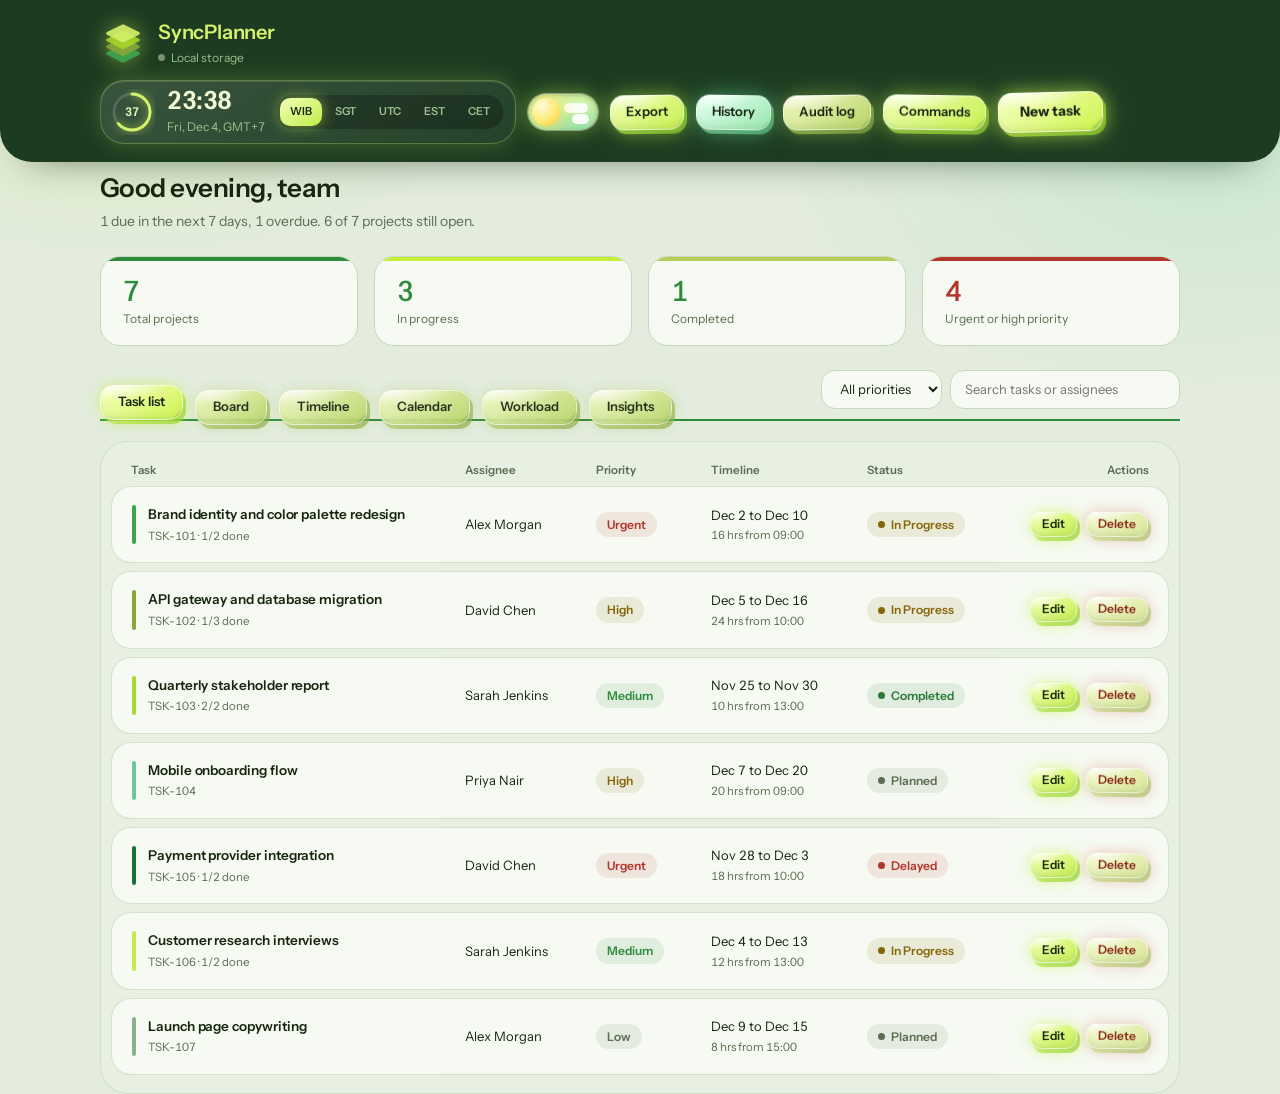
<file: index.html>
<!DOCTYPE html>
<html lang="en">
<head>
<meta charset="UTF-8">
<meta name="viewport" content="width=device-width, initial-scale=1, viewport-fit=cover">
<title>SyncPlanner</title>
<link rel="preconnect" href="https://fonts.googleapis.com">
<link href="https://fonts.googleapis.com/css2?family=Instrument+Sans:wght@400;500;600&display=swap" rel="stylesheet">
<link rel="stylesheet" href="styles.css">
</head>
<body>
<header><div class="wrap">
  <div class="brand">
    <svg class="logo" viewBox="0 0 48 48" role="img" aria-label="Full-stack layers logo">
      <g stroke-linejoin="round" stroke-width="3">
        <path d="M24 28L40 36L24 44L8 36Z" fill="#3fa34d" stroke="#3fa34d" opacity=".95"/>
        <path d="M24 21L40 29L24 37L8 29Z" fill="#8aa63a" stroke="#8aa63a" opacity=".9"/>
        <path d="M24 14L40 22L24 30L8 22Z" fill="#a8d82a" stroke="#a8d82a" opacity=".88"/>
        <path d="M24 7L40 15L24 23L8 15Z" fill="#d4f26b" stroke="#d4f26b" opacity=".9"/>
      </g></svg>
    <div><h1>SyncPlanner</h1><p id="dbState">Local storage</p></div></div>
  <div class="tools">
    <div class="tz" role="group" aria-label="Clock">
      <div class="ring"><svg viewBox="0 0 46 46" aria-hidden="true"><circle class="bg" cx="23" cy="23" r="18"/><circle class="fg" id="ringFg" cx="23" cy="23" r="18"/></svg><b id="clkSec">00</b></div>
      <div class="time"><b id="clkHM">00:00</b><span id="clkDate">&nbsp;</span></div>
      <div class="zones" role="group" aria-label="Timezone">
        <button data-o="7" aria-pressed="true" onclick="setTz(7)">WIB</button><button data-o="8" aria-pressed="false" onclick="setTz(8)">SGT</button><button data-o="0" aria-pressed="false" onclick="setTz(0)">UTC</button><button data-o="-5" aria-pressed="false" onclick="setTz(-5)">EST</button><button data-o="1" aria-pressed="false" onclick="setTz(1)">CET</button>
      </div></div>
    <button class="theme" id="themeBtn" role="switch" aria-checked="false" aria-label="Switch to dark mode" onclick="toggleTheme()"><i class="cloud c1"></i><i class="cloud c2"></i><i class="star s1"></i><i class="star s2"></i><i class="star s3"></i><i class="star s4"></i><span class="knob"></span></button>
    <div class="menu"><button class="btn" onclick="$('exportMenu').classList.toggle('hidden')">Export</button>
      <div id="exportMenu" class="menu-list hidden"><button onclick="exportCSV()">Download CSV spreadsheet</button><button onclick="exportJSON()">Download JSON backup</button></div></div>
    <button class="btn" onclick="showLog('history')">History</button>
    <button class="btn" onclick="showLog('audit')">Audit log</button>
    <button class="btn" onclick="openPal()" title="Ctrl or Cmd + K">Commands</button>
    <button class="btn primary" onclick="openModal()">New task</button>
  </div>
</div></header>

<main class="wrap">
  <div class="brief"><h2 id="briefH">Welcome</h2><p id="briefP"></p></div>
  <div class="stats">
    <div class="stat"><b id="sTotal">0</b><span>Total projects</span></div>
    <div class="stat"><b id="sProg">0</b><span>In progress</span></div>
    <div class="stat"><b id="sDone">0</b><span>Completed</span></div>
    <div class="stat flag"><b id="sUrg">0</b><span>Urgent or high priority</span></div>
  </div>

  <div class="bar">
    <div class="tabs" role="tablist"><button class="tab" role="tab" id="tab-list" aria-selected="true" onclick="switchView('list')">Task list</button><button class="tab" role="tab" id="tab-board" aria-selected="false" onclick="switchView('board')">Board</button><button class="tab" role="tab" id="tab-timeline" aria-selected="false" onclick="switchView('timeline')">Timeline</button><button class="tab" role="tab" id="tab-calendar" aria-selected="false" onclick="switchView('calendar')">Calendar</button><button class="tab" role="tab" id="tab-workload" aria-selected="false" onclick="switchView('workload')">Workload</button><button class="tab" role="tab" id="tab-insights" aria-selected="false" onclick="switchView('insights')">Insights</button></div>
    <div class="filters" id="filters">
      <select class="field" id="fPri" aria-label="Filter by priority" onchange="renderAll()">
        <option value="all">All priorities</option><option>Urgent</option><option>High</option><option>Medium</option><option>Low</option>
      </select>
      <input class="field" id="fSearch" oninput="renderAll()" placeholder="Search tasks or assignees" aria-label="Search">
    </div>
  </div>

  <section id="v-list" class="panel">
    <div class="scroll"><table>
      <thead><tr><th>Task</th><th>Assignee</th><th>Priority</th><th>Timeline</th><th>Status</th><th class="right">Actions</th></tr></thead>
      <tbody id="tbody"></tbody></table></div>
    <div id="emptyList" class="empty hidden"><b>No tasks match</b>Clear the filters or add a task.</div>
  </section>

  <section id="v-board" class="hidden"><div class="board" id="boardEl"></div></section>
  <section id="v-timeline" class="hidden"><div class="panel gantt" id="gantt"></div></section>
  <section id="v-insights" class="hidden"><div class="ins" id="insEl"></div></section>

  <section id="v-calendar" class="hidden">
    <div class="panel">
      <div class="calhead">
        <div class="row"><h2 id="calTitle"></h2>
          <button class="btn sm" onclick="moveMonth(-1)" aria-label="Previous month">Prev</button>
          <button class="btn sm" onclick="cal=new Date();drawMonth()">Today</button>
          <button class="btn sm" onclick="moveMonth(1)" aria-label="Next month">Next</button></div>
        <div class="row">
          <button class="btn sm" id="mMonth" onclick="setMode('month')">Month</button>
          <button class="btn sm" id="mDay" onclick="setMode('day')">Day</button></div>
      </div>
      <div id="monthWrap"><div class="dow"><div>Sun</div><div>Mon</div><div>Tue</div><div>Wed</div><div>Thu</div><div>Fri</div><div>Sat</div></div><div class="grid" id="grid"></div></div>
      <div id="dayWrap" class="hidden">
        <div class="calhead" style="border-bottom:1px solid var(--line)"><div><b id="dayHead">Day schedule</b><div class="sub">Hour-by-hour allocation for the selected date</div></div>
          <input type="date" id="dayInput" class="field" style="width:auto" onchange="drawDay()"></div>
        <div class="hours" id="hours"></div>
      </div>
    </div>
  </section>

  <section id="v-workload" class="hidden">
    <div class="panel"><div class="calhead"><div><b>Team workload</b><div class="sub">Allocated hours per person, measured against a 40-hour week</div></div></div>
      <div class="people" id="people"></div></div>
  </section>
</main>

<div id="taskModal" class="modal hidden"><div class="sheet">
  <div class="hd"><h3 id="mTitle">New task</h3><button class="btn sm" onclick="closeModal()">Close</button></div>
  <form onsubmit="saveTask(event)">
    <input type="hidden" id="fId">
    <div class="full"><label for="fName">Task name</label><input class="field" id="fName" required placeholder="Redesign landing page"></div>
    <div class="g">
      <div><label for="fAssignee">Assignee</label><input class="field" id="fAssignee" required placeholder="Sarah Jenkins"></div>
      <div><label for="fPriority">Priority</label><select class="field" id="fPriority"><option>Low</option><option selected>Medium</option><option>High</option><option>Urgent</option></select></div>
    </div>
    <div class="g">
      <div><label for="fStart">Start date</label><input type="date" class="field" id="fStart" required></div>
      <div><label for="fEnd">End date</label><input type="date" class="field" id="fEnd" required></div>
    </div>
    <div class="g">
      <div><label for="fHours">Time commitment (hours)</label><input type="number" class="field" id="fHours" min="1" max="168" value="8" required></div>
      <div><label for="fHour">Daily start time</label><select class="field" id="fHour"><option value="8">08:00</option><option value="9" selected>09:00</option><option value="10">10:00</option><option value="13">13:00</option><option value="15">15:00</option></select></div>
    </div>
    <div class="g">
      <div><label for="fStatus">Status</label><select class="field" id="fStatus"><option>Planned</option><option>In Progress</option><option>Completed</option><option>Delayed</option></select></div>
      <div><label for="fColor">Color</label><select class="field" id="fColor">
        <option value="#1f6f3a">Forest</option><option value="#3fa34d">Green</option><option value="#6cc79a">Mint</option><option value="#a8d82a">Lime</option><option value="#8aa63a">Avocado</option><option value="#6b7d2a">Olive</option><option value="#8fae8b">Sage</option><option value="#c9e84a">Chartreuse</option></select></div>
    </div>
    <div class="full"><label for="subIn">Checklist</label>
      <div class="row"><input class="field" id="subIn" placeholder="Add an item" onkeydown="if(event.key==='Enter'){event.preventDefault();addSub()}"><button type="button" class="btn" onclick="addSub()">Add</button></div>
      <div class="subs" id="subs"></div></div>
    <div class="foot"><button type="button" class="btn" onclick="closeModal()">Cancel</button><button class="btn primary" type="submit">Save task</button></div>
  </form>
</div></div>

<div id="logModal" class="modal hidden"><div class="sheet wide">
  <div class="hd"><h3 id="logTitle"></h3><button class="btn sm" onclick="$('logModal').classList.add('hidden')">Close</button></div>
  <div class="log" id="logBody"></div>
</div></div>
<div id="pal" class="modal pal hidden" onclick="if(event.target===this)this.classList.add('hidden')"><div class="pbox">
  <input id="palIn" placeholder="Type a command or a task name" aria-label="Command palette" oninput="palIdx=0;drawPal()"><div class="pl" id="palList"></div></div></div>
<div id="toast" class="hidden" role="status"></div>

<script>
const $=id=>document.getElementById(id);
const esc=s=>String(s).replace(/[&<>"']/g,c=>({'&':'&amp;','<':'&lt;','>':'&gt;','"':'&quot;',"'":'&#39;'}[c]));
const pad=n=>String(n).padStart(2,'0');
const ymd=d=>d.getFullYear()+'-'+pad(d.getMonth()+1)+'-'+pad(d.getDate());
const load=(k,d)=>{try{return JSON.parse(localStorage.getItem(k))||d}catch(e){return d}};
const store=(k,v)=>{try{localStorage.setItem(k,JSON.stringify(v))}catch(e){}};
const K={t:'syncplanner_v2_tasks',h:'syncplanner_v2_history',a:'syncplanner_v2_audit'};

const off=n=>{const d=new Date();d.setDate(d.getDate()+n);return ymd(d)};
const S=(...a)=>a.map((x,i)=>({text:x.replace(/^\+/,''),done:!x.startsWith('+')}));
let tasks=load(K.t,[
 {id:'TSK-101',name:'Brand identity and color palette redesign',assignee:'Alex Morgan',priority:'Urgent',start:off(-2),end:off(6),hours:16,startHour:9,status:'In Progress',color:'#3fa34d',subtasks:[{text:'Define primary tokens',done:true},{text:'Create gradient assets',done:false}]},
 {id:'TSK-102',name:'API gateway and database migration',assignee:'David Chen',priority:'High',start:off(1),end:off(12),hours:24,startHour:10,status:'In Progress',color:'#8aa63a',subtasks:[{text:'Schema review',done:true},{text:'Write migration scripts',done:false},{text:'Dry run on staging',done:false}]},
 {id:'TSK-103',name:'Quarterly stakeholder report',assignee:'Sarah Jenkins',priority:'Medium',start:off(-9),end:off(-4),hours:10,startHour:13,status:'Completed',color:'#a8d82a',subtasks:[{text:'Compile metrics',done:true},{text:'Send for review',done:true}]},
 {id:'TSK-104',name:'Mobile onboarding flow',assignee:'Priya Nair',priority:'High',start:off(3),end:off(16),hours:20,startHour:9,status:'Planned',color:'#6cc79a',subtasks:[]},
 {id:'TSK-105',name:'Payment provider integration',assignee:'David Chen',priority:'Urgent',start:off(-6),end:off(-1),hours:18,startHour:10,status:'Delayed',color:'#1f6f3a',subtasks:[{text:'Sandbox keys',done:true},{text:'Webhook handlers',done:false}]},
 {id:'TSK-106',name:'Customer research interviews',assignee:'Sarah Jenkins',priority:'Medium',start:off(0),end:off(9),hours:12,startHour:13,status:'In Progress',color:'#c9e84a',subtasks:[{text:'Recruit participants',done:true},{text:'Run sessions',done:false}]},
 {id:'TSK-107',name:'Launch page copywriting',assignee:'Alex Morgan',priority:'Low',start:off(5),end:off(11),hours:8,startHour:15,status:'Planned',color:'#8fae8b',subtasks:[]}]);
let history=load(K.h,[{title:'Alpha release MVP',date:'2026-09-15',details:'Initial release launched.'}]);
let auditLog=load(K.a,[{timestamp:'2026-10-01 08:00:00',action:'SYSTEM_INIT',details:'SyncPlanner initialized.'}]);
let subs=[],tzOff=7,cal=new Date(),mode='month';

/* data layer: Java REST API when reachable, localStorage otherwise */
let online=false;
const API=(window.SYNC_API||'http://localhost:8080')+'/api';
async function api(p,o={}){const r=await fetch(API+p,{headers:{'Content-Type':'application/json'},signal:AbortSignal.timeout?AbortSignal.timeout(3000):undefined,...o});if(!r.ok)throw new Error(r.status);return r.status===204?null:r.json()}
function setDb(){const el=$('dbState');el.textContent=online?'Java API connected':'Local storage';el.classList.toggle('live',online)}
function audit(action,details){auditLog.unshift({timestamp:new Date().toISOString().replace('T',' ').slice(0,19),action,details});store(K.a,auditLog);if(online)api('/audit',{method:'POST',body:JSON.stringify({action,details})}).catch(()=>{})}
function toast(msg){const t=$('toast');t.textContent=msg;t.classList.remove('hidden');clearTimeout(toast.h);toast.h=setTimeout(()=>t.classList.add('hidden'),2600)}

/* theme */
function isDark(){const t=document.documentElement.dataset.theme;return t?t==='dark':matchMedia('(prefers-color-scheme:dark)').matches}
function syncThemeBtn(){const b=$('themeBtn'),d=isDark();b.setAttribute('aria-checked',d);b.setAttribute('aria-label',d?'Switch to light mode':'Switch to dark mode')}
function toggleTheme(){
  const n=isDark()?'light':'dark',root=document.documentElement;
  const apply=()=>{root.dataset.theme=n;try{localStorage.setItem('syncplanner_theme',n)}catch(e){}syncThemeBtn()};
  audit('THEME_CHANGE','Theme set to '+n);
  if(!document.startViewTransition||matchMedia('(prefers-reduced-motion:reduce)').matches){apply();return}
  /* the new theme spreads outward from the switch */
  const r=$('themeBtn').getBoundingClientRect(),x=r.left+r.width/2,y=r.top+r.height/2,R=Math.hypot(Math.max(x,innerWidth-x),Math.max(y,innerHeight-y));
  document.startViewTransition(apply).ready.then(()=>root.animate({clipPath:['circle(0px at '+x+'px '+y+'px)','circle('+R+'px at '+x+'px '+y+'px)']},{duration:750,easing:'cubic-bezier(.65,0,.35,1)',pseudoElement:'::view-transition-new(root)'})).catch(()=>{});
}
matchMedia('(prefers-color-scheme:dark)').addEventListener('change',syncThemeBtn);
try{const s=localStorage.getItem('syncplanner_theme');if(s)document.documentElement.dataset.theme=s}catch(e){}

/* clock */
function tick(){
  const t=new Date(Date.now()+tzOff*3600000),p=n=>String(n).padStart(2,'0'),s=t.getUTCSeconds(),fg=$('ringFg');
  $('clkHM').textContent=p(t.getUTCHours())+':'+p(t.getUTCMinutes());$('clkSec').textContent=p(s);
  $('clkDate').textContent=t.toLocaleDateString('en',{weekday:'short',day:'numeric',month:'short',timeZone:'UTC'})+', GMT'+(tzOff>=0?'+':'')+tzOff;
  fg.style.transition=s===0?'none':'';fg.style.strokeDashoffset=113.1*(1-(s+1)/60);
}
function setTz(o){tzOff=o;document.querySelectorAll('.zones button').forEach(b=>b.setAttribute('aria-pressed',+b.dataset.o===o));tick();audit('TIMEZONE_CHANGE','Timezone set to GMT'+(o>=0?'+':'')+o)}

/* views */
const VIEWS=['list','board','timeline','calendar','workload','insights'];let view='list';
function switchView(v){
  view=v;
  VIEWS.forEach(n=>{$('v-'+n).classList.toggle('hidden',n!==v);$('tab-'+n).setAttribute('aria-selected',n===v)});
  $('filters').classList.toggle('hidden',!['list','board','timeline'].includes(v));
  drawView();
}
function drawView(){({board:drawBoard,timeline:drawTimeline,calendar:()=>setMode(mode),workload:drawWorkload,insights:drawInsights}[view]||(()=>{}))()}
function renderAll(){renderTasks();drawView()}
function setMode(m){
  mode=m;$('monthWrap').classList.toggle('hidden',m!=='month');$('dayWrap').classList.toggle('hidden',m!=='day');
  $('mMonth').classList.toggle('primary',m==='month');$('mDay').classList.toggle('primary',m==='day');
  m==='month'?drawMonth():drawDay();
}
function moveMonth(d){cal.setDate(1);cal.setMonth(cal.getMonth()+d);drawMonth()}

function drawMonth(){
  const y=cal.getFullYear(),m=cal.getMonth(),today=ymd(new Date());
  $('calTitle').textContent=cal.toLocaleString('en',{month:'long',year:'numeric'});
  let h='';
  for(let i=0;i<new Date(y,m,1).getDay();i++)h+='<div class="cell off"></div>';
  for(let d=1,n=new Date(y,m+1,0).getDate();d<=n;d++){
    const s=y+'-'+pad(m+1)+'-'+pad(d);
    const chips=tasks.filter(t=>s>=t.start&&s<=t.end).map(t=>`<div class="chip" style="border-color:${esc(t.color)}">${esc(t.name)}</div>`).join('');
    h+=`<div class="cell${s===today?' today':''}" onclick="openDay('${s}')"><span class="d">${d}</span>${chips}</div>`;
  }
  $('grid').innerHTML=h;
}
function openDay(s){$('dayInput').value=s;setMode('day')}
function drawDay(){
  const s=$('dayInput').value||ymd(new Date());$('dayInput').value=s;
  $('dayHead').textContent='Schedule for '+s;
  const act=tasks.filter(t=>s>=t.start&&s<=t.end);let h='';
  for(let hr=0;hr<24;hr++){
    const b=act.filter(t=>hr>=(+t.startHour||9)&&hr<(+t.startHour||9)+(+t.hours||8))
      .map(t=>`<div class="blk" style="border-color:${esc(t.color)}"><span>${esc(t.name)}</span><span>${t.hours||8}h total</span></div>`).join('');
    h+=`<div class="hr"><time>${pad(hr)}:00</time>${b||'<span class="sub">Free</span>'}</div>`;
  }
  $('hours').innerHTML=h;
}
function drawWorkload(){
  const m={};tasks.forEach(t=>{(m[t.assignee]=m[t.assignee]||{c:0,h:0,t:[]});m[t.assignee].c++;m[t.assignee].h+=+t.hours||8;m[t.assignee].t.push(t)});
  const names=Object.keys(m);
  $('people').innerHTML=names.length?names.map(n=>{const d=m[n],p=Math.min(100,d.h/40*100);
    return `<div class="person"><div><b>${esc(n)}</b><div class="sub">${d.c} ${d.c===1?'task':'tasks'}</div></div>
    <div><div class="meter" title="${d.h} of 40 hours"><div style="width:${p}%;${d.h>40?'background:var(--bad)':''}"></div></div><div class="sub" style="margin-top:6px">${d.t.map(t=>esc(t.name)).join(', ')}</div></div>
    <div class="right"><b>${d.h}</b> <span class="sub">hours</span></div></div>`}).join(''):'<div class="empty"><b>No assignees yet</b>Add a task to see workload.</div>';
}

/* list */
const fmtD=s=>new Date(s+'T00:00:00Z').toLocaleDateString('en',{day:'numeric',month:'short',timeZone:'UTC'});
function renderTasks(){
  const q=$('fSearch').value.toLowerCase(),p=$('fPri').value;
  const rows=tasks.filter(t=>(t.name.toLowerCase().includes(q)||t.assignee.toLowerCase().includes(q))&&(p==='all'||t.priority===p));
  $('emptyList').classList.toggle('hidden',rows.length>0);
  $('tbody').innerHTML=rows.map(t=>`<tr>
   <td><div class="name"><i style="background:${esc(t.color)}"></i><div><b>${esc(t.name)}</b><span class="sub">${esc(t.id)}${t.subtasks&&t.subtasks.length?' &middot; '+t.subtasks.filter(s=>s.done).length+'/'+t.subtasks.length+' done':''}</span></div></div></td>
   <td>${esc(t.assignee)}</td>
   <td><span class="pri-${esc(t.priority)}">${esc(t.priority)}</span></td>
   <td>${fmtD(t.start)} to ${fmtD(t.end)}<div class="sub">${t.hours||8} hrs from ${pad(t.startHour||9)}:00</div></td>
   <td><span class="st-${esc(t.status)}"><span class="dot"></span>${esc(t.status)}</span></td>
   <td class="right"><button class="btn sm" onclick="editTask('${esc(t.id)}')">Edit</button> <button class="btn sm danger" onclick="deleteTask('${esc(t.id)}')">Delete</button></td></tr>`).join('');
  stats();
}
function stats(){brief();
  $('sTotal').textContent=tasks.length;
  $('sProg').textContent=tasks.filter(t=>t.status==='In Progress').length;
  $('sDone').textContent=tasks.filter(t=>t.status==='Completed').length;
  $('sUrg').textContent=tasks.filter(t=>t.priority==='Urgent'||t.priority==='High').length;
}

/* modal */
function openModal(){
  $('mTitle').textContent='New task';$('fId').value='';
  document.querySelector('#taskModal form').reset();
  subs=[];drawSubs();$('taskModal').classList.remove('hidden');$('fName').focus();
}
function closeModal(){$('taskModal').classList.add('hidden')}
function editTask(id){
  const t=tasks.find(x=>x.id===id);if(!t)return;
  $('mTitle').textContent='Edit '+t.id;$('fId').value=t.id;$('fName').value=t.name;$('fAssignee').value=t.assignee;
  $('fPriority').value=t.priority;$('fStart').value=t.start;$('fEnd').value=t.end;$('fHours').value=t.hours||8;
  $('fHour').value=t.startHour||9;$('fStatus').value=t.status;$('fColor').value=t.color;
  subs=(t.subtasks||[]).map(s=>({...s}));drawSubs();$('taskModal').classList.remove('hidden');
}
function addSub(){const i=$('subIn');if(!i.value.trim())return;subs.push({text:i.value.trim(),done:false});i.value='';drawSubs()}
function drawSubs(){
  $('subs').innerHTML=subs.map((s,i)=>`<div><label style="margin:0;display:flex;gap:8px;align-items:center;color:var(--ink)"><input type="checkbox" ${s.done?'checked':''} onchange="subs[${i}].done=this.checked;drawSubs()"><span${s.done?' style="text-decoration:line-through;color:var(--mute)"':''}>${esc(s.text)}</span></label><button type="button" aria-label="Remove item" onclick="subs.splice(${i},1);drawSubs()">Remove</button></div>`).join('');
}
async function refresh(){
  if(online){try{[tasks,history,auditLog]=await Promise.all([api('/tasks'),api('/history'),api('/audit')])}catch(e){online=false;setDb()}}
  renderTasks();drawView();
}
async function saveTask(e){
  e.preventDefault();
  const id=$('fId').value,v=x=>$(x).value;
  if(v('fEnd')<v('fStart')){toast('End date must be on or after the start date');return}
  const t={name:v('fName'),assignee:v('fAssignee'),priority:v('fPriority'),start:v('fStart'),end:v('fEnd'),hours:parseInt(v('fHours'))||8,startHour:parseInt(v('fHour'))||9,status:v('fStatus'),color:v('fColor'),subtasks:subs};
  if(online){
    try{await api(id?'/tasks/'+encodeURIComponent(id):'/tasks',{method:id?'PUT':'POST',body:JSON.stringify(t)});closeModal();await refresh();return}
    catch(err){online=false;setDb();toast('Java API unreachable, using local storage')}
  }
  if(id){
    const i=tasks.findIndex(x=>x.id===id);
    if(i>-1){
      if(t.status==='Completed'&&tasks[i].status!=='Completed'){history.unshift({title:t.name,date:ymd(new Date()),details:'Completed by '+t.assignee});store(K.h,history)}
      tasks[i]={id,...t};audit('UPDATE_TASK','Updated '+id+' ('+t.name+')');
    }
  }else{
    let nid;do{nid='TSK-'+Math.floor(100+Math.random()*900)}while(tasks.some(x=>x.id===nid));
    tasks.push({id:nid,...t});audit('CREATE_TASK','Created '+nid+' ('+t.name+')');
  }
  store(K.t,tasks);closeModal();await refresh();
}
async function deleteTask(id){
  const t=tasks.find(x=>x.id===id);if(!t)return;
  if(!confirm('Delete "'+t.name+'"? This cannot be undone.'))return;
  if(online){
    try{await api('/tasks/'+encodeURIComponent(id),{method:'DELETE'});await refresh();return}
    catch(err){online=false;setDb();toast('Java API unreachable, using local storage')}
  }
  tasks=tasks.filter(x=>x.id!==id);store(K.t,tasks);audit('DELETE_TASK','Deleted '+id+' ('+t.name+')');await refresh();
}

/* logs */
function showLog(kind){
  const h=kind==='history';
  $('logTitle').textContent=h?'Completed projects':'Audit log';
  const list=h?history:auditLog;
  $('logBody').innerHTML=list.length?list.map(x=>h
    ?`<div><div><b>${esc(x.title)}</b><div class="sub">${esc(x.details)}</div></div><span class="sub">${esc(x.date)}</span></div>`
    :`<div><div><b>${esc(x.action)}</b><div class="sub">${esc(x.details)}</div></div><span class="sub">${esc(x.timestamp)}</span></div>`).join('')
    :'<div class="empty"><b>Nothing logged yet</b></div>';
  $('logModal').classList.remove('hidden');
}

/* ---- briefing, board, timeline, insights, palette ---- */
const COLS=['Planned','In Progress','Delayed','Completed'];
const pct=t=>t.status==='Completed'?100:(t.subtasks&&t.subtasks.length?Math.round(t.subtasks.filter(s=>s.done).length/t.subtasks.length*100):0);
const ini=n=>n.split(' ').map(x=>x[0]).join('').slice(0,2).toUpperCase();
function visible(){const q=$('fSearch').value.toLowerCase(),p=$('fPri').value;return tasks.filter(t=>(t.name.toLowerCase().includes(q)||t.assignee.toLowerCase().includes(q))&&(p==='all'||t.priority===p))}
function brief(){
  const h=new Date(Date.now()+tzOff*3600000).getUTCHours(),td=ymd(new Date()),wk=ymd(new Date(Date.now()+7*864e5));
  const open=tasks.filter(t=>t.status!=='Completed'),late=open.filter(t=>t.end<td).length,soon=open.filter(t=>t.end>=td&&t.end<=wk).length;
  $('briefH').textContent=(h<12?'Good morning':h<18?'Good afternoon':'Good evening')+', team';
  $('briefP').textContent=open.length?soon+' due in the next 7 days'+(late?', '+late+' overdue':'')+'. '+open.length+' of '+tasks.length+' projects still open.':'Everything is done. Nice work.';
}
function drawBoard(){
  const rows=visible(),td=ymd(new Date());
  $('boardEl').innerHTML=COLS.map(c=>{const items=rows.filter(t=>t.status===c);
    return `<div class="col" ondragover="event.preventDefault();this.classList.add('over')" ondragleave="this.classList.remove('over')" ondrop="dropCard(event,'${c}')"><h3>${c}<span>${items.length}</span></h3>${items.map(t=>{const late=t.end<td&&c!=='Completed';
      return `<div class="card" draggable="true" style="--c:${esc(t.color)}" ondragstart="event.dataTransfer.setData('text/plain','${esc(t.id)}');this.classList.add('drag')" ondragend="this.classList.remove('drag')" onclick="editTask('${esc(t.id)}')"><b>${esc(t.name)}</b><div class="prog"><i style="width:${pct(t)}%"></i></div><div class="meta"><span class="${late?'late':''}">${late?'Overdue, ':'Due '}${esc(t.end)}</span><span class="av" title="${esc(t.assignee)}">${esc(ini(t.assignee))}</span></div></div>`}).join('')||'<div class="sub" style="padding:8px 4px">Drop a card here</div>'}</div>`}).join('');
}
function dropCard(e,s){e.preventDefault();e.currentTarget.classList.remove('over');moveTask(e.dataTransfer.getData('text/plain'),s)}
async function moveTask(id,status){
  const t=tasks.find(x=>x.id===id);if(!t||t.status===status)return;
  if(online){try{const b={...t,status};delete b.id;await api('/tasks/'+encodeURIComponent(id),{method:'PUT',body:JSON.stringify(b)});await refresh();return}catch(e){online=false;setDb();toast('Java API unreachable, using local storage')}}
  if(status==='Completed'){history.unshift({title:t.name,date:ymd(new Date()),details:'Completed by '+t.assignee});store(K.h,history)}
  t.status=status;store(K.t,tasks);audit('UPDATE_TASK','Moved '+id+' to '+status);await refresh();
}
function drawTimeline(){
  const rows=visible(),box=$('gantt');
  if(!rows.length){box.innerHTML='<div class="empty" style="grid-column:1/-1"><b>Nothing to plan yet</b>Add a task to see it on the timeline.</div>';return}
  const D=s=>Date.parse(s+'T00:00:00Z')/864e5,W=30,td=D(ymd(new Date()));
  const a=Math.min(...rows.map(t=>D(t.start)),td)-2,b=Math.max(...rows.map(t=>D(t.end)),td)+5,n=b-a+1;
  let head='';
  for(let i=0;i<n;i++){const d=new Date((a+i)*864e5),w=d.getUTCDay();head+=`<div class="gd${w%6===0?' we':''}${a+i===td?' td':''}">${i===0||d.getUTCDate()===1?'<em>'+d.toLocaleString('en',{month:'short',timeZone:'UTC'})+'</em>':''}<span>${d.getUTCDate()}</span></div>`}
  box.innerHTML=`<div class="gl"><div class="gh"></div>${rows.map(t=>`<div><b>${esc(t.name)}</b><span class="sub">${esc(t.assignee)}, ${pct(t)}% done</span></div>`).join('')}</div><div class="gr"><div class="gin" style="--n:${n};--w:${W}px"><div class="gh2">${head}</div><div class="gbody">${rows.map(t=>`<div class="grow"><div class="gbar" style="--c:${esc(t.color)};left:${(D(t.start)-a)*W+2}px;width:${(D(t.end)-D(t.start)+1)*W-4}px" onclick="editTask('${esc(t.id)}')" title="${esc(t.start)} to ${esc(t.end)}"><i style="width:${pct(t)}%"></i><span>${esc(t.name)}</span></div></div>`).join('')}<div class="tline" style="left:${(td-a)*W+W/2-1}px"></div></div></div></div>`;
  box.querySelector('.gr').scrollLeft=Math.max(0,(td-a)*W-120);
}
function drawInsights(){
  const td=ymd(new Date()),all=tasks,done=all.filter(t=>t.status==='Completed').length,rate=all.length?Math.round(done/all.length*100):0,C=2*Math.PI*48;
  const by={};all.forEach(t=>by[t.assignee]=(by[t.assignee]||0)+(+t.hours||8));
  const mx=Math.max(1,...Object.values(by));
  const att=all.filter(t=>t.status!=='Completed').map(t=>({t,d:Math.round((Date.parse(t.end)-Date.parse(td))/864e5)})).filter(x=>x.d<=7).sort((p,q)=>p.d-q.d);
  $('insEl').innerHTML=`<div class="panel"><h3>Delivery</h3><div class="donut"><svg viewBox="0 0 120 120" aria-hidden="true"><circle class="tr" cx="60" cy="60" r="48"/><circle class="pg" cx="60" cy="60" r="48" stroke-dasharray="${C}" stroke-dashoffset="${C*(1-rate/100)}"/></svg><div><b>${rate}%</b><span class="sub">${done} of ${all.length} projects completed</span></div></div></div>
  <div class="panel"><h3>Status mix</h3>${COLS.map(c=>{const n=all.filter(t=>t.status===c).length;return `<div class="hb"><span>${c}</span><div class="meter"><div style="width:${all.length?n/all.length*100:0}%"></div></div><b>${n}</b></div>`}).join('')}</div>
  <div class="panel"><h3>Hours by person</h3>${Object.entries(by).map(([n,h])=>`<div class="hb"><span>${esc(n)}</span><div class="meter"><div style="width:${h/mx*100}%"></div></div><b>${h}h</b></div>`).join('')||'<span class="sub">No data yet</span>'}</div>
  <div class="panel"><h3>Needs attention</h3>${att.map(({t,d})=>`<div class="att"><span><b>${esc(t.name)}</b><br><span class="sub">${esc(t.assignee)}</span></span><span class="${d<0?'late':'sub'}">${d<0?(-d)+' days overdue':d===0?'Due today':'Due in '+d+' days'}</span></div>`).join('')||'<span class="sub">Nothing due soon. You are clear.</span>'}</div>`;
}
let palIdx=0,palList=[];
function cmds(){return[['New task','Create',()=>openModal()],...VIEWS.map(v=>['Go to '+(v==='list'?'task list':v),'View',()=>switchView(v)]),['Toggle dark mode','Theme',()=>toggleTheme()],['Download CSV','Export',()=>exportCSV()],['Download JSON backup','Export',()=>exportJSON()],['Open history','Log',()=>showLog('history')],['Open audit log','Log',()=>showLog('audit')],...tasks.map(t=>['Edit '+t.name,t.id,()=>editTask(t.id)])]}
function openPal(){$('pal').classList.remove('hidden');$('palIn').value='';palIdx=0;drawPal();$('palIn').focus()}
function drawPal(){
  const q=$('palIn').value.toLowerCase();palList=cmds().filter(c=>c[0].toLowerCase().includes(q)).slice(0,9);palIdx=Math.min(palIdx,Math.max(0,palList.length-1));
  $('palList').innerHTML=palList.map((c,i)=>`<button class="${i===palIdx?'on':''}" onclick="runPal(${i})">${esc(c[0])}<span>${esc(c[1])}</span></button>`).join('')||'<div class="sub" style="padding:12px">No match</div>';
}
function runPal(i){const c=palList[i];$('pal').classList.add('hidden');if(c)c[2]()}
document.addEventListener('keydown',e=>{
  if((e.ctrlKey||e.metaKey)&&e.key.toLowerCase()==='k'){e.preventDefault();openPal();return}
  if(e.key==='Escape')$('pal').classList.add('hidden');
  if($('pal').classList.contains('hidden'))return;
  if(e.key==='ArrowDown'){e.preventDefault();palIdx=Math.min(palIdx+1,palList.length-1);drawPal()}
  else if(e.key==='ArrowUp'){e.preventDefault();palIdx=Math.max(palIdx-1,0);drawPal()}
  else if(e.key==='Enter'){e.preventDefault();runPal(palIdx)}
});
async function saveFile(name,data,type){
  const dl=window.claude?await claude.use('downloads').catch(()=>null):null;
  if(dl){await dl.save({filename:name,data});return}
  const a=document.createElement('a');a.href=URL.createObjectURL(new Blob([data],{type}));a.download=name;a.click();setTimeout(()=>URL.revokeObjectURL(a.href),1000);
}
async function exportJSON(){
  $('exportMenu').classList.add('hidden');
  try{await saveFile('SyncPlanner_Backup.json',JSON.stringify({tasks,history},null,2),'application/json');audit('EXPORT_JSON','Exported JSON backup.');toast('Backup saved')}
  catch(e){if(!e||e.code!=='declined')toast('Could not save the file')}
}

/* export */
async function exportCSV(){
  $('exportMenu').classList.add('hidden');
  const q=s=>'"'+String(s).replace(/"/g,'""')+'"';
  const csv=['Task ID,Project name,Assignee,Priority,Start date,End date,Hours,Status']
    .concat(tasks.map(t=>[t.id,t.name,t.assignee,t.priority,t.start,t.end,t.hours||8,t.status].map(q).join(','))).join('\n');
  try{
    await saveFile('SyncPlanner_Report.csv',csv,'text/csv');
    audit('EXPORT_CSV','Exported tasks to CSV.');toast('CSV saved');
  }catch(e){if(!e||e.code!=='declined')toast('Could not save the file')}
}
document.addEventListener('click',e=>{if(!e.target.closest('.menu'))$('exportMenu').classList.add('hidden')});
document.addEventListener('keydown',e=>{if(e.key==='Escape'){closeModal();$('logModal').classList.add('hidden')}});

async function boot(){
  $('dayInput').value=ymd(new Date());
  try{[tasks,history,auditLog]=await Promise.all([api('/tasks'),api('/history'),api('/audit')]);online=true}catch(e){online=false}
  setDb();syncThemeBtn();renderTasks();tick();setInterval(tick,1000);
  audit('APP_LOADED','Application loaded.');
}
boot();
</script>
</body>
</html>
</file>
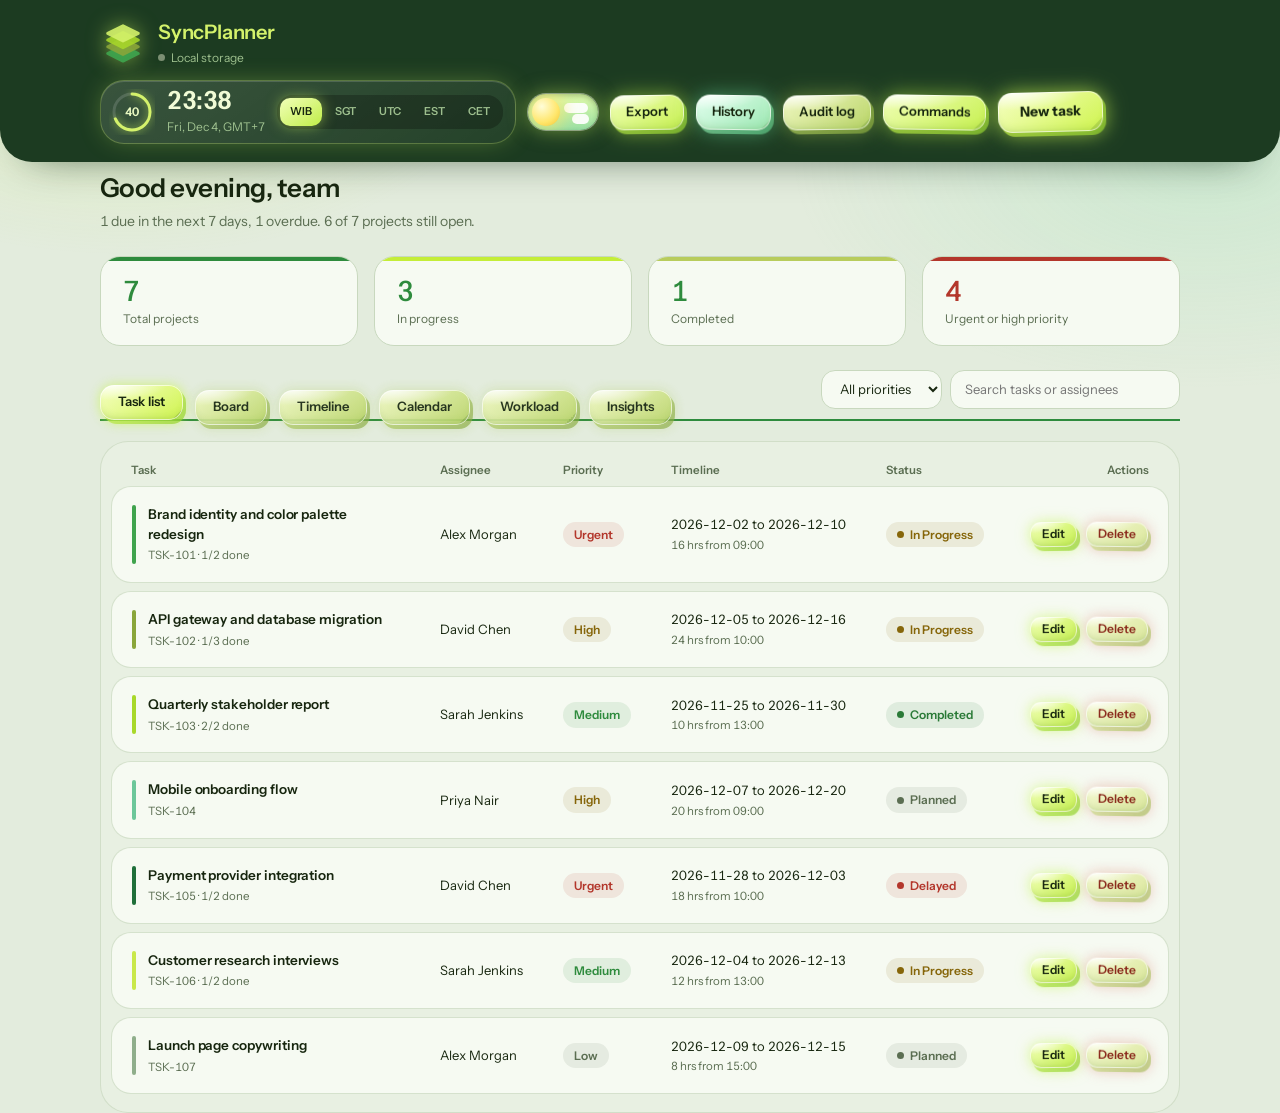
<file: index (1).html>
<!DOCTYPE html>
<html lang="en">
<head>
<meta charset="UTF-8">
<meta name="viewport" content="width=device-width, initial-scale=1, viewport-fit=cover">
<title>SyncPlanner</title>
<link rel="preconnect" href="https://fonts.googleapis.com">
<link href="https://fonts.googleapis.com/css2?family=Instrument+Sans:wght@400;500;600&display=swap" rel="stylesheet">
<link rel="stylesheet" href="styles.css">
</head>
<body>
<header><div class="wrap">
  <div class="brand">
    <svg class="logo" viewBox="0 0 48 48" role="img" aria-label="Full-stack layers logo">
      <g stroke-linejoin="round" stroke-width="3">
        <path d="M24 28L40 36L24 44L8 36Z" fill="#3fa34d" stroke="#3fa34d" opacity=".95"/>
        <path d="M24 21L40 29L24 37L8 29Z" fill="#8aa63a" stroke="#8aa63a" opacity=".9"/>
        <path d="M24 14L40 22L24 30L8 22Z" fill="#a8d82a" stroke="#a8d82a" opacity=".88"/>
        <path d="M24 7L40 15L24 23L8 15Z" fill="#d4f26b" stroke="#d4f26b" opacity=".9"/>
      </g></svg>
    <div><h1>SyncPlanner</h1><p id="dbState">Local storage</p></div></div>
  <div class="tools">
    <div class="tz" role="group" aria-label="Clock">
      <div class="ring"><svg viewBox="0 0 46 46" aria-hidden="true"><circle class="bg" cx="23" cy="23" r="18"/><circle class="fg" id="ringFg" cx="23" cy="23" r="18"/></svg><b id="clkSec">00</b></div>
      <div class="time"><b id="clkHM">00:00</b><span id="clkDate">&nbsp;</span></div>
      <div class="zones" role="group" aria-label="Timezone">
        <button data-o="7" aria-pressed="true" onclick="setTz(7)">WIB</button><button data-o="8" aria-pressed="false" onclick="setTz(8)">SGT</button><button data-o="0" aria-pressed="false" onclick="setTz(0)">UTC</button><button data-o="-5" aria-pressed="false" onclick="setTz(-5)">EST</button><button data-o="1" aria-pressed="false" onclick="setTz(1)">CET</button>
      </div></div>
    <button class="theme" id="themeBtn" role="switch" aria-checked="false" aria-label="Switch to dark mode" onclick="toggleTheme()"><i class="cloud c1"></i><i class="cloud c2"></i><i class="star s1"></i><i class="star s2"></i><i class="star s3"></i><i class="star s4"></i><span class="knob"></span></button>
    <div class="menu"><button class="btn" onclick="$('exportMenu').classList.toggle('hidden')">Export</button>
      <div id="exportMenu" class="menu-list hidden"><button onclick="exportCSV()">Download CSV spreadsheet</button><button onclick="exportJSON()">Download JSON backup</button></div></div>
    <button class="btn" onclick="showLog('history')">History</button>
    <button class="btn" onclick="showLog('audit')">Audit log</button>
    <button class="btn" onclick="openPal()" title="Ctrl or Cmd + K">Commands</button>
    <button class="btn primary" onclick="openModal()">New task</button>
  </div>
</div></header>

<main class="wrap">
  <div class="brief"><h2 id="briefH">Welcome</h2><p id="briefP"></p></div>
  <div class="stats">
    <div class="stat"><b id="sTotal">0</b><span>Total projects</span></div>
    <div class="stat"><b id="sProg">0</b><span>In progress</span></div>
    <div class="stat"><b id="sDone">0</b><span>Completed</span></div>
    <div class="stat flag"><b id="sUrg">0</b><span>Urgent or high priority</span></div>
  </div>

  <div class="bar">
    <div class="tabs" role="tablist"><button class="tab" role="tab" id="tab-list" aria-selected="true" onclick="switchView('list')">Task list</button><button class="tab" role="tab" id="tab-board" aria-selected="false" onclick="switchView('board')">Board</button><button class="tab" role="tab" id="tab-timeline" aria-selected="false" onclick="switchView('timeline')">Timeline</button><button class="tab" role="tab" id="tab-calendar" aria-selected="false" onclick="switchView('calendar')">Calendar</button><button class="tab" role="tab" id="tab-workload" aria-selected="false" onclick="switchView('workload')">Workload</button><button class="tab" role="tab" id="tab-insights" aria-selected="false" onclick="switchView('insights')">Insights</button></div>
    <div class="filters" id="filters">
      <select class="field" id="fPri" aria-label="Filter by priority" onchange="renderAll()">
        <option value="all">All priorities</option><option>Urgent</option><option>High</option><option>Medium</option><option>Low</option>
      </select>
      <input class="field" id="fSearch" oninput="renderAll()" placeholder="Search tasks or assignees" aria-label="Search">
    </div>
  </div>

  <section id="v-list" class="panel">
    <div class="scroll"><table>
      <thead><tr><th>Task</th><th>Assignee</th><th>Priority</th><th>Timeline</th><th>Status</th><th class="right">Actions</th></tr></thead>
      <tbody id="tbody"></tbody></table></div>
    <div id="emptyList" class="empty hidden"><b>No tasks match</b>Clear the filters or add a task.</div>
  </section>

  <section id="v-board" class="hidden"><div class="board" id="boardEl"></div></section>
  <section id="v-timeline" class="hidden"><div class="panel gantt" id="gantt"></div></section>
  <section id="v-insights" class="hidden"><div class="ins" id="insEl"></div></section>

  <section id="v-calendar" class="hidden">
    <div class="panel">
      <div class="calhead">
        <div class="row"><h2 id="calTitle"></h2>
          <button class="btn sm" onclick="moveMonth(-1)" aria-label="Previous month">Prev</button>
          <button class="btn sm" onclick="cal=new Date();drawMonth()">Today</button>
          <button class="btn sm" onclick="moveMonth(1)" aria-label="Next month">Next</button></div>
        <div class="row">
          <button class="btn sm" id="mMonth" onclick="setMode('month')">Month</button>
          <button class="btn sm" id="mDay" onclick="setMode('day')">Day</button></div>
      </div>
      <div id="monthWrap"><div class="dow"><div>Sun</div><div>Mon</div><div>Tue</div><div>Wed</div><div>Thu</div><div>Fri</div><div>Sat</div></div><div class="grid" id="grid"></div></div>
      <div id="dayWrap" class="hidden">
        <div class="calhead" style="border-bottom:1px solid var(--line)"><div><b id="dayHead">Day schedule</b><div class="sub">Hour-by-hour allocation for the selected date</div></div>
          <input type="date" id="dayInput" class="field" style="width:auto" onchange="drawDay()"></div>
        <div class="hours" id="hours"></div>
      </div>
    </div>
  </section>

  <section id="v-workload" class="hidden">
    <div class="panel"><div class="calhead"><div><b>Team workload</b><div class="sub">Allocated hours per person, measured against a 40-hour week</div></div></div>
      <div class="people" id="people"></div></div>
  </section>
</main>

<div id="taskModal" class="modal hidden"><div class="sheet">
  <div class="hd"><h3 id="mTitle">New task</h3><button class="btn sm" onclick="closeModal()">Close</button></div>
  <form onsubmit="saveTask(event)">
    <input type="hidden" id="fId">
    <div class="full"><label for="fName">Task name</label><input class="field" id="fName" required placeholder="Redesign landing page"></div>
    <div class="g">
      <div><label for="fAssignee">Assignee</label><input class="field" id="fAssignee" required placeholder="Sarah Jenkins"></div>
      <div><label for="fPriority">Priority</label><select class="field" id="fPriority"><option>Low</option><option selected>Medium</option><option>High</option><option>Urgent</option></select></div>
    </div>
    <div class="g">
      <div><label for="fStart">Start date</label><input type="date" class="field" id="fStart" required></div>
      <div><label for="fEnd">End date</label><input type="date" class="field" id="fEnd" required></div>
    </div>
    <div class="g">
      <div><label for="fHours">Time commitment (hours)</label><input type="number" class="field" id="fHours" min="1" max="168" value="8" required></div>
      <div><label for="fHour">Daily start time</label><select class="field" id="fHour"><option value="8">08:00</option><option value="9" selected>09:00</option><option value="10">10:00</option><option value="13">13:00</option><option value="15">15:00</option></select></div>
    </div>
    <div class="g">
      <div><label for="fStatus">Status</label><select class="field" id="fStatus"><option>Planned</option><option>In Progress</option><option>Completed</option><option>Delayed</option></select></div>
      <div><label for="fColor">Color</label><select class="field" id="fColor">
        <option value="#1f6f3a">Forest</option><option value="#3fa34d">Green</option><option value="#6cc79a">Mint</option><option value="#a8d82a">Lime</option><option value="#8aa63a">Avocado</option><option value="#6b7d2a">Olive</option><option value="#8fae8b">Sage</option><option value="#c9e84a">Chartreuse</option></select></div>
    </div>
    <div class="full"><label for="subIn">Checklist</label>
      <div class="row"><input class="field" id="subIn" placeholder="Add an item" onkeydown="if(event.key==='Enter'){event.preventDefault();addSub()}"><button type="button" class="btn" onclick="addSub()">Add</button></div>
      <div class="subs" id="subs"></div></div>
    <div class="foot"><button type="button" class="btn" onclick="closeModal()">Cancel</button><button class="btn primary" type="submit">Save task</button></div>
  </form>
</div></div>

<div id="logModal" class="modal hidden"><div class="sheet wide">
  <div class="hd"><h3 id="logTitle"></h3><button class="btn sm" onclick="$('logModal').classList.add('hidden')">Close</button></div>
  <div class="log" id="logBody"></div>
</div></div>
<div id="pal" class="modal pal hidden" onclick="if(event.target===this)this.classList.add('hidden')"><div class="pbox">
  <input id="palIn" placeholder="Type a command or a task name" aria-label="Command palette" oninput="palIdx=0;drawPal()"><div class="pl" id="palList"></div></div></div>
<div id="toast" class="hidden" role="status"></div>

<script>
const $=id=>document.getElementById(id);
const esc=s=>String(s).replace(/[&<>"']/g,c=>({'&':'&amp;','<':'&lt;','>':'&gt;','"':'&quot;',"'":'&#39;'}[c]));
const pad=n=>String(n).padStart(2,'0');
const ymd=d=>d.getFullYear()+'-'+pad(d.getMonth()+1)+'-'+pad(d.getDate());
const load=(k,d)=>{try{return JSON.parse(localStorage.getItem(k))||d}catch(e){return d}};
const store=(k,v)=>{try{localStorage.setItem(k,JSON.stringify(v))}catch(e){}};
const K={t:'syncplanner_v2_tasks',h:'syncplanner_v2_history',a:'syncplanner_v2_audit'};

const off=n=>{const d=new Date();d.setDate(d.getDate()+n);return ymd(d)};
const S=(...a)=>a.map((x,i)=>({text:x.replace(/^\+/,''),done:!x.startsWith('+')}));
let tasks=load(K.t,[
 {id:'TSK-101',name:'Brand identity and color palette redesign',assignee:'Alex Morgan',priority:'Urgent',start:off(-2),end:off(6),hours:16,startHour:9,status:'In Progress',color:'#3fa34d',subtasks:[{text:'Define primary tokens',done:true},{text:'Create gradient assets',done:false}]},
 {id:'TSK-102',name:'API gateway and database migration',assignee:'David Chen',priority:'High',start:off(1),end:off(12),hours:24,startHour:10,status:'In Progress',color:'#8aa63a',subtasks:[{text:'Schema review',done:true},{text:'Write migration scripts',done:false},{text:'Dry run on staging',done:false}]},
 {id:'TSK-103',name:'Quarterly stakeholder report',assignee:'Sarah Jenkins',priority:'Medium',start:off(-9),end:off(-4),hours:10,startHour:13,status:'Completed',color:'#a8d82a',subtasks:[{text:'Compile metrics',done:true},{text:'Send for review',done:true}]},
 {id:'TSK-104',name:'Mobile onboarding flow',assignee:'Priya Nair',priority:'High',start:off(3),end:off(16),hours:20,startHour:9,status:'Planned',color:'#6cc79a',subtasks:[]},
 {id:'TSK-105',name:'Payment provider integration',assignee:'David Chen',priority:'Urgent',start:off(-6),end:off(-1),hours:18,startHour:10,status:'Delayed',color:'#1f6f3a',subtasks:[{text:'Sandbox keys',done:true},{text:'Webhook handlers',done:false}]},
 {id:'TSK-106',name:'Customer research interviews',assignee:'Sarah Jenkins',priority:'Medium',start:off(0),end:off(9),hours:12,startHour:13,status:'In Progress',color:'#c9e84a',subtasks:[{text:'Recruit participants',done:true},{text:'Run sessions',done:false}]},
 {id:'TSK-107',name:'Launch page copywriting',assignee:'Alex Morgan',priority:'Low',start:off(5),end:off(11),hours:8,startHour:15,status:'Planned',color:'#8fae8b',subtasks:[]}]);
let history=load(K.h,[{title:'Alpha release MVP',date:'2026-09-15',details:'Initial release launched.'}]);
let auditLog=load(K.a,[{timestamp:'2026-10-01 08:00:00',action:'SYSTEM_INIT',details:'SyncPlanner initialized.'}]);
let subs=[],tzOff=7,cal=new Date(),mode='month';

/* data layer: Java REST API when reachable, localStorage otherwise */
let online=false;
const API=(window.SYNC_API||'http://localhost:8080')+'/api';
async function api(p,o={}){const r=await fetch(API+p,{headers:{'Content-Type':'application/json'},signal:AbortSignal.timeout?AbortSignal.timeout(3000):undefined,...o});if(!r.ok)throw new Error(r.status);return r.status===204?null:r.json()}
function setDb(){const el=$('dbState');el.textContent=online?'Java API connected':'Local storage';el.classList.toggle('live',online)}
function audit(action,details){auditLog.unshift({timestamp:new Date().toISOString().replace('T',' ').slice(0,19),action,details});store(K.a,auditLog);if(online)api('/audit',{method:'POST',body:JSON.stringify({action,details})}).catch(()=>{})}
function toast(msg){const t=$('toast');t.textContent=msg;t.classList.remove('hidden');clearTimeout(toast.h);toast.h=setTimeout(()=>t.classList.add('hidden'),2600)}

/* theme */
function isDark(){const t=document.documentElement.dataset.theme;return t?t==='dark':matchMedia('(prefers-color-scheme:dark)').matches}
function syncThemeBtn(){const b=$('themeBtn'),d=isDark();b.setAttribute('aria-checked',d);b.setAttribute('aria-label',d?'Switch to light mode':'Switch to dark mode')}
function toggleTheme(){
  const n=isDark()?'light':'dark',root=document.documentElement;
  const apply=()=>{root.dataset.theme=n;try{localStorage.setItem('syncplanner_theme',n)}catch(e){}syncThemeBtn()};
  audit('THEME_CHANGE','Theme set to '+n);
  if(!document.startViewTransition||matchMedia('(prefers-reduced-motion:reduce)').matches){apply();return}
  /* the new theme spreads outward from the switch */
  const r=$('themeBtn').getBoundingClientRect(),x=r.left+r.width/2,y=r.top+r.height/2,R=Math.hypot(Math.max(x,innerWidth-x),Math.max(y,innerHeight-y));
  document.startViewTransition(apply).ready.then(()=>root.animate({clipPath:['circle(0px at '+x+'px '+y+'px)','circle('+R+'px at '+x+'px '+y+'px)']},{duration:750,easing:'cubic-bezier(.65,0,.35,1)',pseudoElement:'::view-transition-new(root)'})).catch(()=>{});
}
matchMedia('(prefers-color-scheme:dark)').addEventListener('change',syncThemeBtn);
try{const s=localStorage.getItem('syncplanner_theme');if(s)document.documentElement.dataset.theme=s}catch(e){}

/* clock */
function tick(){
  const t=new Date(Date.now()+tzOff*3600000),p=n=>String(n).padStart(2,'0'),s=t.getUTCSeconds(),fg=$('ringFg');
  $('clkHM').textContent=p(t.getUTCHours())+':'+p(t.getUTCMinutes());$('clkSec').textContent=p(s);
  $('clkDate').textContent=t.toLocaleDateString('en',{weekday:'short',day:'numeric',month:'short',timeZone:'UTC'})+', GMT'+(tzOff>=0?'+':'')+tzOff;
  fg.style.transition=s===0?'none':'';fg.style.strokeDashoffset=113.1*(1-(s+1)/60);
}
function setTz(o){tzOff=o;document.querySelectorAll('.zones button').forEach(b=>b.setAttribute('aria-pressed',+b.dataset.o===o));tick();audit('TIMEZONE_CHANGE','Timezone set to GMT'+(o>=0?'+':'')+o)}

/* views */
const VIEWS=['list','board','timeline','calendar','workload','insights'];let view='list';
function switchView(v){
  view=v;
  VIEWS.forEach(n=>{$('v-'+n).classList.toggle('hidden',n!==v);$('tab-'+n).setAttribute('aria-selected',n===v)});
  $('filters').classList.toggle('hidden',!['list','board','timeline'].includes(v));
  drawView();
}
function drawView(){({board:drawBoard,timeline:drawTimeline,calendar:()=>setMode(mode),workload:drawWorkload,insights:drawInsights}[view]||(()=>{}))()}
function renderAll(){renderTasks();drawView()}
function setMode(m){
  mode=m;$('monthWrap').classList.toggle('hidden',m!=='month');$('dayWrap').classList.toggle('hidden',m!=='day');
  $('mMonth').classList.toggle('primary',m==='month');$('mDay').classList.toggle('primary',m==='day');
  m==='month'?drawMonth():drawDay();
}
function moveMonth(d){cal.setDate(1);cal.setMonth(cal.getMonth()+d);drawMonth()}

function drawMonth(){
  const y=cal.getFullYear(),m=cal.getMonth(),today=ymd(new Date());
  $('calTitle').textContent=cal.toLocaleString('en',{month:'long',year:'numeric'});
  let h='';
  for(let i=0;i<new Date(y,m,1).getDay();i++)h+='<div class="cell off"></div>';
  for(let d=1,n=new Date(y,m+1,0).getDate();d<=n;d++){
    const s=y+'-'+pad(m+1)+'-'+pad(d);
    const chips=tasks.filter(t=>s>=t.start&&s<=t.end).map(t=>`<div class="chip" style="border-color:${esc(t.color)}">${esc(t.name)}</div>`).join('');
    h+=`<div class="cell${s===today?' today':''}" onclick="openDay('${s}')"><span class="d">${d}</span>${chips}</div>`;
  }
  $('grid').innerHTML=h;
}
function openDay(s){$('dayInput').value=s;setMode('day')}
function drawDay(){
  const s=$('dayInput').value||ymd(new Date());$('dayInput').value=s;
  $('dayHead').textContent='Schedule for '+s;
  const act=tasks.filter(t=>s>=t.start&&s<=t.end);let h='';
  for(let hr=0;hr<24;hr++){
    const b=act.filter(t=>hr>=(+t.startHour||9)&&hr<(+t.startHour||9)+(+t.hours||8))
      .map(t=>`<div class="blk" style="border-color:${esc(t.color)}"><span>${esc(t.name)}</span><span>${t.hours||8}h total</span></div>`).join('');
    h+=`<div class="hr"><time>${pad(hr)}:00</time>${b||'<span class="sub">Free</span>'}</div>`;
  }
  $('hours').innerHTML=h;
}
function drawWorkload(){
  const m={};tasks.forEach(t=>{(m[t.assignee]=m[t.assignee]||{c:0,h:0,t:[]});m[t.assignee].c++;m[t.assignee].h+=+t.hours||8;m[t.assignee].t.push(t)});
  const names=Object.keys(m);
  $('people').innerHTML=names.length?names.map(n=>{const d=m[n],p=Math.min(100,d.h/40*100);
    return `<div class="person"><div><b>${esc(n)}</b><div class="sub">${d.c} ${d.c===1?'task':'tasks'}</div></div>
    <div><div class="meter" title="${d.h} of 40 hours"><div style="width:${p}%;${d.h>40?'background:var(--bad)':''}"></div></div><div class="sub" style="margin-top:6px">${d.t.map(t=>esc(t.name)).join(', ')}</div></div>
    <div class="right"><b>${d.h}</b> <span class="sub">hours</span></div></div>`}).join(''):'<div class="empty"><b>No assignees yet</b>Add a task to see workload.</div>';
}

/* list */
function renderTasks(){
  const q=$('fSearch').value.toLowerCase(),p=$('fPri').value;
  const rows=tasks.filter(t=>(t.name.toLowerCase().includes(q)||t.assignee.toLowerCase().includes(q))&&(p==='all'||t.priority===p));
  $('emptyList').classList.toggle('hidden',rows.length>0);
  $('tbody').innerHTML=rows.map(t=>`<tr>
   <td><div class="name"><i style="background:${esc(t.color)}"></i><div><b>${esc(t.name)}</b><span class="sub">${esc(t.id)}${t.subtasks&&t.subtasks.length?' &middot; '+t.subtasks.filter(s=>s.done).length+'/'+t.subtasks.length+' done':''}</span></div></div></td>
   <td>${esc(t.assignee)}</td>
   <td><span class="pri-${esc(t.priority)}">${esc(t.priority)}</span></td>
   <td>${esc(t.start)} to ${esc(t.end)}<div class="sub">${t.hours||8} hrs from ${pad(t.startHour||9)}:00</div></td>
   <td><span class="st-${esc(t.status)}"><span class="dot"></span>${esc(t.status)}</span></td>
   <td class="right"><button class="btn sm" onclick="editTask('${esc(t.id)}')">Edit</button> <button class="btn sm danger" onclick="deleteTask('${esc(t.id)}')">Delete</button></td></tr>`).join('');
  stats();
}
function stats(){brief();
  $('sTotal').textContent=tasks.length;
  $('sProg').textContent=tasks.filter(t=>t.status==='In Progress').length;
  $('sDone').textContent=tasks.filter(t=>t.status==='Completed').length;
  $('sUrg').textContent=tasks.filter(t=>t.priority==='Urgent'||t.priority==='High').length;
}

/* modal */
function openModal(){
  $('mTitle').textContent='New task';$('fId').value='';
  document.querySelector('#taskModal form').reset();
  subs=[];drawSubs();$('taskModal').classList.remove('hidden');$('fName').focus();
}
function closeModal(){$('taskModal').classList.add('hidden')}
function editTask(id){
  const t=tasks.find(x=>x.id===id);if(!t)return;
  $('mTitle').textContent='Edit '+t.id;$('fId').value=t.id;$('fName').value=t.name;$('fAssignee').value=t.assignee;
  $('fPriority').value=t.priority;$('fStart').value=t.start;$('fEnd').value=t.end;$('fHours').value=t.hours||8;
  $('fHour').value=t.startHour||9;$('fStatus').value=t.status;$('fColor').value=t.color;
  subs=(t.subtasks||[]).map(s=>({...s}));drawSubs();$('taskModal').classList.remove('hidden');
}
function addSub(){const i=$('subIn');if(!i.value.trim())return;subs.push({text:i.value.trim(),done:false});i.value='';drawSubs()}
function drawSubs(){
  $('subs').innerHTML=subs.map((s,i)=>`<div><label style="margin:0;display:flex;gap:8px;align-items:center;color:var(--ink)"><input type="checkbox" ${s.done?'checked':''} onchange="subs[${i}].done=this.checked;drawSubs()"><span${s.done?' style="text-decoration:line-through;color:var(--mute)"':''}>${esc(s.text)}</span></label><button type="button" aria-label="Remove item" onclick="subs.splice(${i},1);drawSubs()">Remove</button></div>`).join('');
}
async function refresh(){
  if(online){try{[tasks,history,auditLog]=await Promise.all([api('/tasks'),api('/history'),api('/audit')])}catch(e){online=false;setDb()}}
  renderTasks();drawView();
}
async function saveTask(e){
  e.preventDefault();
  const id=$('fId').value,v=x=>$(x).value;
  if(v('fEnd')<v('fStart')){toast('End date must be on or after the start date');return}
  const t={name:v('fName'),assignee:v('fAssignee'),priority:v('fPriority'),start:v('fStart'),end:v('fEnd'),hours:parseInt(v('fHours'))||8,startHour:parseInt(v('fHour'))||9,status:v('fStatus'),color:v('fColor'),subtasks:subs};
  if(online){
    try{await api(id?'/tasks/'+encodeURIComponent(id):'/tasks',{method:id?'PUT':'POST',body:JSON.stringify(t)});closeModal();await refresh();return}
    catch(err){online=false;setDb();toast('Java API unreachable, using local storage')}
  }
  if(id){
    const i=tasks.findIndex(x=>x.id===id);
    if(i>-1){
      if(t.status==='Completed'&&tasks[i].status!=='Completed'){history.unshift({title:t.name,date:ymd(new Date()),details:'Completed by '+t.assignee});store(K.h,history)}
      tasks[i]={id,...t};audit('UPDATE_TASK','Updated '+id+' ('+t.name+')');
    }
  }else{
    let nid;do{nid='TSK-'+Math.floor(100+Math.random()*900)}while(tasks.some(x=>x.id===nid));
    tasks.push({id:nid,...t});audit('CREATE_TASK','Created '+nid+' ('+t.name+')');
  }
  store(K.t,tasks);closeModal();await refresh();
}
async function deleteTask(id){
  const t=tasks.find(x=>x.id===id);if(!t)return;
  if(!confirm('Delete "'+t.name+'"? This cannot be undone.'))return;
  if(online){
    try{await api('/tasks/'+encodeURIComponent(id),{method:'DELETE'});await refresh();return}
    catch(err){online=false;setDb();toast('Java API unreachable, using local storage')}
  }
  tasks=tasks.filter(x=>x.id!==id);store(K.t,tasks);audit('DELETE_TASK','Deleted '+id+' ('+t.name+')');await refresh();
}

/* logs */
function showLog(kind){
  const h=kind==='history';
  $('logTitle').textContent=h?'Completed projects':'Audit log';
  const list=h?history:auditLog;
  $('logBody').innerHTML=list.length?list.map(x=>h
    ?`<div><div><b>${esc(x.title)}</b><div class="sub">${esc(x.details)}</div></div><span class="sub">${esc(x.date)}</span></div>`
    :`<div><div><b>${esc(x.action)}</b><div class="sub">${esc(x.details)}</div></div><span class="sub">${esc(x.timestamp)}</span></div>`).join('')
    :'<div class="empty"><b>Nothing logged yet</b></div>';
  $('logModal').classList.remove('hidden');
}

/* ---- briefing, board, timeline, insights, palette ---- */
const COLS=['Planned','In Progress','Delayed','Completed'];
const pct=t=>t.status==='Completed'?100:(t.subtasks&&t.subtasks.length?Math.round(t.subtasks.filter(s=>s.done).length/t.subtasks.length*100):0);
const ini=n=>n.split(' ').map(x=>x[0]).join('').slice(0,2).toUpperCase();
function visible(){const q=$('fSearch').value.toLowerCase(),p=$('fPri').value;return tasks.filter(t=>(t.name.toLowerCase().includes(q)||t.assignee.toLowerCase().includes(q))&&(p==='all'||t.priority===p))}
function brief(){
  const h=new Date(Date.now()+tzOff*3600000).getUTCHours(),td=ymd(new Date()),wk=ymd(new Date(Date.now()+7*864e5));
  const open=tasks.filter(t=>t.status!=='Completed'),late=open.filter(t=>t.end<td).length,soon=open.filter(t=>t.end>=td&&t.end<=wk).length;
  $('briefH').textContent=(h<12?'Good morning':h<18?'Good afternoon':'Good evening')+', team';
  $('briefP').textContent=open.length?soon+' due in the next 7 days'+(late?', '+late+' overdue':'')+'. '+open.length+' of '+tasks.length+' projects still open.':'Everything is done. Nice work.';
}
function drawBoard(){
  const rows=visible(),td=ymd(new Date());
  $('boardEl').innerHTML=COLS.map(c=>{const items=rows.filter(t=>t.status===c);
    return `<div class="col" ondragover="event.preventDefault();this.classList.add('over')" ondragleave="this.classList.remove('over')" ondrop="dropCard(event,'${c}')"><h3>${c}<span>${items.length}</span></h3>${items.map(t=>{const late=t.end<td&&c!=='Completed';
      return `<div class="card" draggable="true" style="--c:${esc(t.color)}" ondragstart="event.dataTransfer.setData('text/plain','${esc(t.id)}');this.classList.add('drag')" ondragend="this.classList.remove('drag')" onclick="editTask('${esc(t.id)}')"><b>${esc(t.name)}</b><div class="prog"><i style="width:${pct(t)}%"></i></div><div class="meta"><span class="${late?'late':''}">${late?'Overdue, ':'Due '}${esc(t.end)}</span><span class="av" title="${esc(t.assignee)}">${esc(ini(t.assignee))}</span></div></div>`}).join('')||'<div class="sub" style="padding:8px 4px">Drop a card here</div>'}</div>`}).join('');
}
function dropCard(e,s){e.preventDefault();e.currentTarget.classList.remove('over');moveTask(e.dataTransfer.getData('text/plain'),s)}
async function moveTask(id,status){
  const t=tasks.find(x=>x.id===id);if(!t||t.status===status)return;
  if(online){try{const b={...t,status};delete b.id;await api('/tasks/'+encodeURIComponent(id),{method:'PUT',body:JSON.stringify(b)});await refresh();return}catch(e){online=false;setDb();toast('Java API unreachable, using local storage')}}
  if(status==='Completed'){history.unshift({title:t.name,date:ymd(new Date()),details:'Completed by '+t.assignee});store(K.h,history)}
  t.status=status;store(K.t,tasks);audit('UPDATE_TASK','Moved '+id+' to '+status);await refresh();
}
function drawTimeline(){
  const rows=visible(),box=$('gantt');
  if(!rows.length){box.innerHTML='<div class="empty" style="grid-column:1/-1"><b>Nothing to plan yet</b>Add a task to see it on the timeline.</div>';return}
  const D=s=>Date.parse(s+'T00:00:00Z')/864e5,W=30,td=D(ymd(new Date()));
  const a=Math.min(...rows.map(t=>D(t.start)),td)-2,b=Math.max(...rows.map(t=>D(t.end)),td)+5,n=b-a+1;
  let head='';
  for(let i=0;i<n;i++){const d=new Date((a+i)*864e5),w=d.getUTCDay();head+=`<div class="gd${w%6===0?' we':''}${a+i===td?' td':''}">${i===0||d.getUTCDate()===1?'<em>'+d.toLocaleString('en',{month:'short',timeZone:'UTC'})+'</em>':''}<span>${d.getUTCDate()}</span></div>`}
  box.innerHTML=`<div class="gl"><div class="gh"></div>${rows.map(t=>`<div><b>${esc(t.name)}</b><span class="sub">${esc(t.assignee)}, ${pct(t)}% done</span></div>`).join('')}</div><div class="gr"><div class="gin" style="--n:${n};--w:${W}px"><div class="gh2">${head}</div><div class="gbody">${rows.map(t=>`<div class="grow"><div class="gbar" style="--c:${esc(t.color)};left:${(D(t.start)-a)*W+2}px;width:${(D(t.end)-D(t.start)+1)*W-4}px" onclick="editTask('${esc(t.id)}')" title="${esc(t.start)} to ${esc(t.end)}"><i style="width:${pct(t)}%"></i><span>${esc(t.name)}</span></div></div>`).join('')}<div class="tline" style="left:${(td-a)*W+W/2-1}px"></div></div></div></div>`;
  box.querySelector('.gr').scrollLeft=Math.max(0,(td-a)*W-120);
}
function drawInsights(){
  const td=ymd(new Date()),all=tasks,done=all.filter(t=>t.status==='Completed').length,rate=all.length?Math.round(done/all.length*100):0,C=2*Math.PI*48;
  const by={};all.forEach(t=>by[t.assignee]=(by[t.assignee]||0)+(+t.hours||8));
  const mx=Math.max(1,...Object.values(by));
  const att=all.filter(t=>t.status!=='Completed').map(t=>({t,d:Math.round((Date.parse(t.end)-Date.parse(td))/864e5)})).filter(x=>x.d<=7).sort((p,q)=>p.d-q.d);
  $('insEl').innerHTML=`<div class="panel"><h3>Delivery</h3><div class="donut"><svg viewBox="0 0 120 120" aria-hidden="true"><circle class="tr" cx="60" cy="60" r="48"/><circle class="pg" cx="60" cy="60" r="48" stroke-dasharray="${C}" stroke-dashoffset="${C*(1-rate/100)}"/></svg><div><b>${rate}%</b><span class="sub">${done} of ${all.length} projects completed</span></div></div></div>
  <div class="panel"><h3>Status mix</h3>${COLS.map(c=>{const n=all.filter(t=>t.status===c).length;return `<div class="hb"><span>${c}</span><div class="meter"><div style="width:${all.length?n/all.length*100:0}%"></div></div><b>${n}</b></div>`}).join('')}</div>
  <div class="panel"><h3>Hours by person</h3>${Object.entries(by).map(([n,h])=>`<div class="hb"><span>${esc(n)}</span><div class="meter"><div style="width:${h/mx*100}%"></div></div><b>${h}h</b></div>`).join('')||'<span class="sub">No data yet</span>'}</div>
  <div class="panel"><h3>Needs attention</h3>${att.map(({t,d})=>`<div class="att"><span><b>${esc(t.name)}</b><br><span class="sub">${esc(t.assignee)}</span></span><span class="${d<0?'late':'sub'}">${d<0?(-d)+' days overdue':d===0?'Due today':'Due in '+d+' days'}</span></div>`).join('')||'<span class="sub">Nothing due soon. You are clear.</span>'}</div>`;
}
let palIdx=0,palList=[];
function cmds(){return[['New task','Create',()=>openModal()],...VIEWS.map(v=>['Go to '+(v==='list'?'task list':v),'View',()=>switchView(v)]),['Toggle dark mode','Theme',()=>toggleTheme()],['Download CSV','Export',()=>exportCSV()],['Download JSON backup','Export',()=>exportJSON()],['Open history','Log',()=>showLog('history')],['Open audit log','Log',()=>showLog('audit')],...tasks.map(t=>['Edit '+t.name,t.id,()=>editTask(t.id)])]}
function openPal(){$('pal').classList.remove('hidden');$('palIn').value='';palIdx=0;drawPal();$('palIn').focus()}
function drawPal(){
  const q=$('palIn').value.toLowerCase();palList=cmds().filter(c=>c[0].toLowerCase().includes(q)).slice(0,9);palIdx=Math.min(palIdx,Math.max(0,palList.length-1));
  $('palList').innerHTML=palList.map((c,i)=>`<button class="${i===palIdx?'on':''}" onclick="runPal(${i})">${esc(c[0])}<span>${esc(c[1])}</span></button>`).join('')||'<div class="sub" style="padding:12px">No match</div>';
}
function runPal(i){const c=palList[i];$('pal').classList.add('hidden');if(c)c[2]()}
document.addEventListener('keydown',e=>{
  if((e.ctrlKey||e.metaKey)&&e.key.toLowerCase()==='k'){e.preventDefault();openPal();return}
  if(e.key==='Escape')$('pal').classList.add('hidden');
  if($('pal').classList.contains('hidden'))return;
  if(e.key==='ArrowDown'){e.preventDefault();palIdx=Math.min(palIdx+1,palList.length-1);drawPal()}
  else if(e.key==='ArrowUp'){e.preventDefault();palIdx=Math.max(palIdx-1,0);drawPal()}
  else if(e.key==='Enter'){e.preventDefault();runPal(palIdx)}
});
async function saveFile(name,data,type){
  const dl=window.claude?await claude.use('downloads').catch(()=>null):null;
  if(dl){await dl.save({filename:name,data});return}
  const a=document.createElement('a');a.href=URL.createObjectURL(new Blob([data],{type}));a.download=name;a.click();setTimeout(()=>URL.revokeObjectURL(a.href),1000);
}
async function exportJSON(){
  $('exportMenu').classList.add('hidden');
  try{await saveFile('SyncPlanner_Backup.json',JSON.stringify({tasks,history},null,2),'application/json');audit('EXPORT_JSON','Exported JSON backup.');toast('Backup saved')}
  catch(e){if(!e||e.code!=='declined')toast('Could not save the file')}
}

/* export */
async function exportCSV(){
  $('exportMenu').classList.add('hidden');
  const q=s=>'"'+String(s).replace(/"/g,'""')+'"';
  const csv=['Task ID,Project name,Assignee,Priority,Start date,End date,Hours,Status']
    .concat(tasks.map(t=>[t.id,t.name,t.assignee,t.priority,t.start,t.end,t.hours||8,t.status].map(q).join(','))).join('\n');
  try{
    await saveFile('SyncPlanner_Report.csv',csv,'text/csv');
    audit('EXPORT_CSV','Exported tasks to CSV.');toast('CSV saved');
  }catch(e){if(!e||e.code!=='declined')toast('Could not save the file')}
}
document.addEventListener('click',e=>{if(!e.target.closest('.menu'))$('exportMenu').classList.add('hidden')});
document.addEventListener('keydown',e=>{if(e.key==='Escape'){closeModal();$('logModal').classList.add('hidden')}});

async function boot(){
  $('dayInput').value=ymd(new Date());
  try{[tasks,history,auditLog]=await Promise.all([api('/tasks'),api('/history'),api('/audit')]);online=true}catch(e){online=false}
  setDb();syncThemeBtn();renderTasks();tick();setInterval(tick,1000);
  audit('APP_LOADED','Application loaded.');
}
boot();
</script>
</body>
</html>
</file>
<file: styles.css>
/* SyncPlanner stylesheet
   Palette: forest green, lime, avocado. Buttons are sticky notes. */

/* ---------- tokens ---------- */
:root{
  --bg:#e3ecdd; --surface:#f6faf2; --sunk:#e8f0e2;
  --ink:#17260f; --mute:#5b6e52; --line:#c8d8be;
  --green:#2e8b3d; --accent:#2e8b3d; --on-accent:#fff;
  --head:#1c3b21; --bad:#b3362b; --warn:#86660a; --ok:#2a7a37;
  /* sticky-note colors stay light in both themes */
  --note-lime:#d4f26b; --note-lime-hi:#c4ed38; --note-mint:#a9e2a4; --note-avo:#b8cc5c; --note-ink:#17260f;
  box-sizing:border-box;
  padding-top:env(safe-area-inset-top,0px);
  padding-bottom:env(safe-area-inset-bottom,0px);
}
@media (prefers-color-scheme:dark){
  :root:not([data-theme="light"]){--bg:#0d1510;--surface:#141e16;--sunk:#101811;--ink:#e1eeda;--mute:#8aa182;--line:#25352a;--green:#5fc46f;--accent:#7fd68b;--on-accent:#0b1a0e;--head:#09130b;--bad:#ee7d70;--warn:#d8b03e;--ok:#7fcf8c}
}
:root[data-theme="dark"]{--bg:#0d1510;--surface:#141e16;--sunk:#101811;--ink:#e1eeda;--mute:#8aa182;--line:#25352a;--green:#5fc46f;--accent:#7fd68b;--on-accent:#0b1a0e;--head:#09130b;--bad:#ee7d70;--warn:#d8b03e;--ok:#7fcf8c}

/* ---------- base ---------- */
*,*::before,*::after{box-sizing:inherit}
html{scroll-padding-top:env(safe-area-inset-top,0px)}
body{margin:0;background:var(--bg);color:var(--ink);font:14px/1.45 'Instrument Sans',system-ui,sans-serif;font-variant-numeric:tabular-nums}
button,input,select{font:inherit;color:inherit}
.hidden{display:none!important}
.wrap{max-width:1120px;margin:0 auto;padding:0 20px}
:focus-visible{outline:2px solid var(--accent);outline-offset:3px}

/* ---------- header ---------- */
header{background:var(--head);color:#e1eeda}
header .wrap{display:flex;flex-wrap:wrap;align-items:center;justify-content:space-between;gap:14px 20px;padding-top:18px;padding-bottom:18px}
.brand h1{margin:0;font-size:20px;font-weight:600;letter-spacing:-.01em;color:var(--note-lime)}
.brand p{margin:0;font-size:12px;color:#9dbf8e}
.tools{display:flex;flex-wrap:wrap;align-items:center;gap:12px}

/* ---------- brand, clock, theme switch ---------- */
.brand{display:flex;align-items:center;gap:12px}
.logo{width:46px;height:46px;flex:none;filter:drop-shadow(0 0 10px rgba(200,240,90,.55))}
#dbState{display:flex;align-items:center;gap:6px;margin:2px 0 0;font-size:12px;color:#9dbf8e}
#dbState::before{content:"";width:7px;height:7px;border-radius:50%;background:#7c8f74}
#dbState.live{color:#d4f26b}
#dbState.live::before{background:#c4ed38;box-shadow:0 0 8px #c4ed38}

.tz{display:flex;flex-wrap:wrap;align-items:center;gap:12px;padding:7px 12px 7px 8px;border-radius:20px;background:linear-gradient(145deg,rgba(255,255,255,.13),rgba(255,255,255,.04));border:1px solid rgba(212,242,107,.28);box-shadow:inset 0 1px 0 rgba(255,255,255,.15),0 0 26px -6px rgba(200,240,90,.4)}
.ring{position:relative;width:46px;height:46px;flex:none}
.ring svg{width:100%;height:100%;transform:rotate(-90deg)}
.ring circle{fill:none;stroke-width:3}
.ring .bg{stroke:rgba(255,255,255,.14)}
.ring .fg{stroke:var(--note-lime);stroke-linecap:round;stroke-dasharray:113.1;stroke-dashoffset:113.1;transition:stroke-dashoffset 1s linear;filter:drop-shadow(0 0 4px rgba(200,240,90,.8))}
.ring b{position:absolute;inset:0;display:grid;place-items:center;font-size:12px;font-weight:600;color:#e8f7c0}
.time b{display:block;font-size:25px;font-weight:600;letter-spacing:-.02em;line-height:1;color:#f1fbd6}
.time span{display:block;margin-top:5px;font-size:12px;color:#9dbf8e}
.zones{display:flex;gap:3px;padding:3px;border-radius:13px;background:rgba(0,0,0,.25)}
.zones button{border:0;background:none;color:#9dbf8e;padding:6px 10px;border-radius:10px;font-size:11px;font-weight:600;cursor:pointer;transition:background .25s,color .25s,box-shadow .25s}
.zones button:hover{color:#f1fbd6}
.zones button[aria-pressed="true"]{background:linear-gradient(145deg,#f1ffb8,#c0ee48);color:var(--note-ink);box-shadow:0 0 14px rgba(200,240,90,.55)}

.theme{position:relative;width:70px;height:36px;padding:0;border:0;border-radius:36px;cursor:pointer;overflow:hidden;
  background:linear-gradient(180deg,#e2fbaa,#98dfa4);
  box-shadow:inset 0 2px 5px rgba(20,60,20,.3),0 0 0 1px rgba(255,255,255,.4),0 0 20px rgba(200,240,90,.5);
  transition:background .7s ease,box-shadow .7s ease}
.theme[aria-checked="true"]{background:linear-gradient(180deg,#0b2216,#1d4d30);box-shadow:inset 0 2px 6px rgba(0,0,0,.65),0 0 0 1px rgba(255,255,255,.18),0 0 20px rgba(95,196,111,.4)}
.theme i,.theme .knob{position:absolute;display:block}
.theme .knob{top:4px;left:4px;width:28px;height:28px;border-radius:50%;
  background:radial-gradient(circle at 35% 30%,#fffdd8,#ffe66b 60%,#f1c232);box-shadow:0 0 16px 4px rgba(255,230,107,.7);
  transition:transform .7s cubic-bezier(.6,-.35,.3,1.35),background .7s,box-shadow .7s}
.theme[aria-checked="true"] .knob{transform:translateX(34px);background:radial-gradient(circle at 35% 30%,#fff,#dfe8d8 62%,#b3c4ab);box-shadow:0 0 14px 3px rgba(225,255,215,.55)}
.knob::before,.knob::after{content:"";position:absolute;border-radius:50%;background:rgba(110,135,100,.4);opacity:0;transition:opacity .5s}
.knob::before{width:7px;height:7px;left:15px;top:6px}
.knob::after{width:5px;height:5px;left:6px;top:16px}
.theme[aria-checked="true"] .knob::before,.theme[aria-checked="true"] .knob::after{opacity:1}
.cloud{height:10px;border-radius:10px;background:#fff;opacity:.92;transition:transform .7s ease,opacity .5s}
.c1{width:24px;left:36px;top:9px}.c2{width:17px;left:44px;top:20px}
.theme[aria-checked="true"] .cloud{transform:translateY(26px);opacity:0}
.star{width:2px;height:2px;border-radius:50%;background:#fff;opacity:0;transform:scale(0);transition:opacity .6s .15s,transform .6s .15s;box-shadow:0 0 4px #fff}
.s1{left:11px;top:9px}.s2{left:19px;top:22px}.s3{left:26px;top:12px}.s4{left:8px;top:20px}
.theme[aria-checked="true"] .star{opacity:1;transform:scale(1)}
::view-transition-old(root),::view-transition-new(root){animation:none;mix-blend-mode:normal}
::view-transition-old(root){z-index:1}
::view-transition-new(root){z-index:2}
body::before{content:"";position:fixed;inset:0;z-index:-1;pointer-events:none;background:radial-gradient(42vw 32vh at 10% 6%,rgba(200,240,90,.22),transparent 70%),radial-gradient(46vw 36vh at 94% 18%,rgba(120,220,160,.2),transparent 70%),radial-gradient(42vw 30vh at 60% 100%,rgba(170,200,90,.18),transparent 70%)}

/* ---------- ethereal sticky notes ---------- */
/* a glowing translucent face sits on an offset back sheet, like stacked paper */
.btn,.tab{
  --n1:#f1ffb8;--n2:#c6f04f;--n3:#8fcf2f;--glow:rgba(190,240,70,.55);--tilt:-.8deg;
  position:relative;isolation:isolate;border:0;background:none;cursor:pointer;
  color:var(--note-ink);font-weight:600;font-size:13px;line-height:1.2;padding:9px 16px 10px;border-radius:14px;
  transform:rotate(var(--tilt));transition:transform .25s ease,filter .25s ease;
  filter:drop-shadow(0 0 10px var(--glow));
}
.btn::before,.tab::before{content:"";position:absolute;inset:0;z-index:-2;border-radius:inherit;transform:translate(3px,4px);background:linear-gradient(145deg,var(--n2),var(--n3));opacity:.7;transition:transform .25s ease}
.btn::after,.tab::after{content:"";position:absolute;inset:0;z-index:-1;border-radius:inherit;
  background:radial-gradient(120% 80% at 15% 0%,rgba(255,255,255,.85),rgba(255,255,255,0) 55%),linear-gradient(135deg,transparent 90%,rgba(40,90,20,.16) 90%),linear-gradient(145deg,var(--n1),var(--n2));
  box-shadow:inset 0 0 0 1px rgba(255,255,255,.65),inset 0 -6px 10px -6px rgba(60,120,30,.3)}
.btn:hover{transform:rotate(0) translateY(-2px);filter:drop-shadow(0 0 18px var(--glow))}
.btn:hover::before{transform:translate(5px,6px)}
.btn:active{transform:rotate(0) translateY(1px) scale(.98)}
.btn:nth-of-type(2n){--tilt:.9deg}
.btn:nth-of-type(3n+2){--n1:#e4fff0;--n2:#9be8b2;--n3:#58bf80;--glow:rgba(110,225,160,.5)}
.btn:nth-of-type(3n){--n1:#f0f8c4;--n2:#b9d466;--n3:#86a83e;--glow:rgba(170,200,80,.5)}
.btn.sm{padding:5px 11px 6px;font-size:12px;border-radius:11px;filter:drop-shadow(0 0 7px var(--glow))}
.btn.primary{--n1:#f6ffc4;--n2:#cff44e;--n3:#93d12e;--glow:rgba(200,245,80,.7);--tilt:-1.4deg;font-size:14px;font-weight:700;padding:11px 22px 12px}
.tools .btn.primary{animation:breathe 3.6s ease-in-out infinite}
.tools .btn.primary:hover{animation:none}
@keyframes breathe{50%{filter:drop-shadow(0 0 22px rgba(210,250,90,.9))}}
.btn.danger{--n1:#f3f8d0;--n2:#dbe79c;--n3:#a9bd62;--glow:rgba(210,110,90,.4);color:#8a2a1c}

.tabs{display:flex;align-items:flex-end;gap:12px}
.tab{--n1:#f0f8c4;--n2:#b9d466;--n3:#86a83e;--glow:rgba(170,200,80,.35);--tilt:0deg;margin-bottom:-1px;padding:9px 18px 10px;transform:translateY(5px);filter:drop-shadow(0 0 6px var(--glow));opacity:.92}
.tab:hover{transform:translateY(2px)}
.tab[aria-selected="true"]{--n1:#f6ffc4;--n2:#cff44e;--n3:#93d12e;--glow:rgba(200,245,80,.7);transform:translateY(0);opacity:1;z-index:1}

/* ---------- form fields ---------- */
.field{width:100%;background:var(--surface);border:1px solid var(--line);border-radius:3px;padding:7px 10px;font-size:13px}
.field:focus{border-color:var(--green)}
select.field{cursor:pointer}
.menu{position:relative}

/* ---------- layout ---------- */
main{padding-top:22px;padding-bottom:44px}
.stats{display:grid;grid-template-columns:repeat(4,1fr);gap:14px;margin-bottom:24px}
.stat{background:var(--surface);border:1px solid var(--line);border-top:4px solid var(--green);border-radius:3px;padding:12px 16px}
.stat:nth-child(2){border-top-color:var(--note-lime-hi)}
.stat:nth-child(3){border-top-color:var(--note-avo)}
.stat.flag{border-top-color:var(--bad)}
.stat b{display:block;font-size:28px;font-weight:500;letter-spacing:-.02em;line-height:1.2;color:var(--green)}
.stat span{font-size:12px;color:var(--mute)}
.stat.flag b{color:var(--bad)}
.bar{display:flex;flex-wrap:wrap;align-items:flex-end;justify-content:space-between;gap:12px;border-bottom:2px solid var(--green);margin-bottom:18px}
.filters{display:flex;gap:8px;padding-bottom:10px}
.filters .field{width:auto}
.filters input.field{width:230px}
.panel{background:var(--surface);border:1px solid var(--line);border-radius:3px}
.scroll{overflow-x:auto}

/* ---------- task table ---------- */
table{width:100%;border-collapse:collapse;min-width:780px}
th{text-align:left;font-weight:600;font-size:12px;color:var(--green);padding:11px 16px;border-bottom:1px solid var(--line);background:var(--sunk)}
td{padding:13px 16px;border-bottom:1px solid var(--line);vertical-align:middle}
tr:last-child td{border-bottom:0}
tbody tr:hover{background:var(--sunk)}
.name{display:flex;gap:10px;align-items:stretch}
.name i{width:4px;border-radius:2px;flex:none}
.name b{font-weight:600;display:block}
.sub{font-size:12px;color:var(--mute)}
.dot{display:inline-block;width:7px;height:7px;border-radius:50%;margin-right:7px;background:currentColor}
.right{text-align:right;white-space:nowrap}
.right .btn{margin-left:6px}
.pri-Urgent{color:var(--bad);font-weight:600}.pri-High{color:var(--warn);font-weight:600}.pri-Low{color:var(--mute)}
.st-Completed{color:var(--ok)}.st-Delayed{color:var(--bad)}.st-In\ Progress{color:var(--warn)}
.empty{padding:48px 20px;text-align:center;color:var(--mute)}
.empty b{display:block;color:var(--ink);margin-bottom:2px}

/* ---------- calendar ---------- */
.calhead{display:flex;flex-wrap:wrap;justify-content:space-between;align-items:center;gap:12px;padding:14px 16px;border-bottom:1px solid var(--line)}
.calhead h2{margin:0;font-size:17px;font-weight:600;color:var(--green)}
.row{display:flex;gap:10px;align-items:center}
.dow,.grid{display:grid;grid-template-columns:repeat(7,minmax(0,1fr))}
.dow div{padding:8px;font-size:12px;font-weight:600;color:var(--green);background:var(--sunk);border-bottom:1px solid var(--line)}
.cell{min-height:98px;padding:6px;border-right:1px solid var(--line);border-bottom:1px solid var(--line);cursor:pointer;display:flex;flex-direction:column;gap:3px;overflow:hidden}
.cell:nth-child(7n){border-right:0}
.cell:hover{background:var(--sunk)}
.cell.off{background:var(--sunk);cursor:default;opacity:.6}
.cell .d{font-size:12px;font-weight:500;width:22px;height:22px;display:grid;place-items:center;border-radius:50%}
.cell.today .d{background:var(--accent);color:var(--on-accent);font-weight:700}
.chip{font-size:11px;padding:1px 6px;border-left:3px solid;border-radius:2px;white-space:nowrap;overflow:hidden;text-overflow:ellipsis;background:var(--sunk)}
.hours{max-height:560px;overflow-y:auto}
.hr{display:flex;gap:14px;padding:6px 16px;border-bottom:1px solid var(--line);min-height:36px;align-items:center}
.hr time{width:44px;flex:none;color:var(--mute);font-size:12px}
.blk{padding:3px 10px;border-left:3px solid;border-radius:2px;background:var(--sunk);font-size:12px;font-weight:500;min-width:200px;display:flex;justify-content:space-between;gap:14px}
.blk span:last-child{color:var(--mute);font-weight:400}

/* ---------- workload ---------- */
.people{display:flex;flex-direction:column}
.person{display:grid;grid-template-columns:180px 1fr 90px;gap:16px;align-items:center;padding:14px 16px;border-bottom:1px solid var(--line)}
.person:last-child{border-bottom:0}
.meter{height:10px;background:var(--sunk);border-radius:5px;overflow:hidden;border:1px solid var(--line)}
.meter div{height:100%;background:var(--green)}

/* ---------- dialogs ---------- */
.modal{position:fixed;inset:0;background:rgba(6,16,8,.62);display:flex;align-items:flex-start;justify-content:center;padding:calc(24px + env(safe-area-inset-top,0px)) 16px calc(24px + env(safe-area-inset-bottom,0px));overflow-y:auto;z-index:40}
.sheet{background:var(--surface);border:1px solid var(--line);border-top:8px solid var(--note-lime-hi);border-radius:3px;width:100%;max-width:520px;padding:22px}
.sheet.wide{max-width:640px}
.sheet h3{margin:0;font-size:17px;font-weight:600;color:var(--green)}
.hd{display:flex;justify-content:space-between;align-items:center;margin-bottom:16px}
form label{display:block;font-size:12px;font-weight:600;margin-bottom:4px;color:var(--mute)}
form .g{display:grid;grid-template-columns:1fr 1fr;gap:12px;margin-bottom:12px}
.full{margin-bottom:12px}
.subs{display:flex;flex-direction:column;gap:4px;max-height:120px;overflow-y:auto;margin-top:8px}
.subs div{display:flex;justify-content:space-between;align-items:center;padding:4px 8px;background:var(--sunk);border-radius:3px;font-size:13px}
.subs button{background:none;border:0;color:var(--bad);cursor:pointer}
.foot{display:flex;justify-content:flex-end;gap:12px;padding-top:16px;border-top:1px solid var(--line)}
.log{max-height:380px;overflow-y:auto}
.log div{padding:10px 0;border-bottom:1px solid var(--line);display:flex;justify-content:space-between;gap:16px}
.log div:last-child{border-bottom:0}
.log b{font-weight:600}.log .sub{margin-top:2px}

/* ---------- small screens ---------- */
@media (max-width:720px){
  .stats{grid-template-columns:1fr 1fr}
  .person{grid-template-columns:1fr 70px}
  .person .meter{grid-column:1/-1;order:3}
  .filters{width:100%}
  .filters input.field{flex:1;width:auto}
  form .g{grid-template-columns:1fr}
  .cell{min-height:64px}
  .chip{font-size:10px}
  .tabs{gap:6px}
  .tab{padding:8px 11px 9px}
}
@media (prefers-reduced-motion:reduce){
  *{transition:none!important;animation:none!important}
  .btn:hover,.btn:active{transform:rotate(var(--tilt))}
}

@media (max-width:720px){.tz{gap:8px}.zones button{padding:6px 8px}}

/* ---------- briefing, board, timeline, insights, palette ---------- */
.brief{margin:0 0 20px}
.brief h2{margin:0;font-size:26px;font-weight:600;letter-spacing:-.02em}
.brief p{margin:4px 0 0;color:var(--mute)}
.st-Planned{color:var(--mute)}
.late{color:var(--bad);font-weight:600}
.board{display:grid;grid-template-columns:repeat(4,minmax(230px,1fr));gap:14px;overflow-x:auto;padding:4px 2px 8px}
.col{background:var(--sunk);border:1px solid var(--line);border-radius:14px;padding:10px;min-height:280px;transition:background .2s,box-shadow .2s}
.col.over{background:color-mix(in srgb,var(--note-lime) 28%,var(--sunk));box-shadow:0 0 0 2px var(--green),0 0 26px -6px var(--note-lime)}
.col h3{margin:2px 4px 10px;font-size:13px;font-weight:600;display:flex;justify-content:space-between}
.col h3 span{color:var(--mute);font-weight:500}
.card{background:var(--surface);border:1px solid var(--line);border-left:4px solid var(--c);border-radius:9px;padding:10px 12px;margin-bottom:8px;cursor:grab;transition:box-shadow .2s,transform .2s}
.card:hover{box-shadow:0 8px 18px -10px rgba(20,60,20,.5);transform:translateY(-1px)}
.card.drag{opacity:.4}
.card b{display:block;font-weight:600}
.card .meta{display:flex;justify-content:space-between;align-items:center;font-size:12px;color:var(--mute)}
.prog{height:5px;background:var(--sunk);border-radius:3px;margin:9px 0;overflow:hidden}
.prog i{display:block;height:100%;background:var(--green);border-radius:3px}
.av{width:24px;height:24px;border-radius:50%;display:grid;place-items:center;font-size:10px;font-weight:700;background:linear-gradient(145deg,var(--note-lime),var(--note-avo));color:var(--note-ink)}
.gantt{display:grid;grid-template-columns:230px 1fr;overflow:hidden}
.gl{border-right:1px solid var(--line)}
.gl div{height:46px;padding:0 14px;border-bottom:1px solid var(--line);display:flex;flex-direction:column;justify-content:center;min-width:0}
.gl b{font-size:13px;font-weight:600;white-space:nowrap;overflow:hidden;text-overflow:ellipsis}
.gl .gh{background:var(--sunk)}
.gr{overflow-x:auto}
.gin{position:relative;width:calc(var(--n)*var(--w))}
.gh2{display:flex;height:46px;border-bottom:1px solid var(--line);background:var(--sunk)}
.gd{width:var(--w);flex:none;text-align:center;font-size:11px;color:var(--mute);position:relative}
.gd em{position:absolute;left:4px;top:4px;font-style:normal;font-weight:600;color:var(--green)}
.gd span{display:block;margin-top:22px}
.gd.we{background:rgba(0,0,0,.05)}
.gd.td span{color:var(--bad);font-weight:700}
.gbody{position:relative;background-image:repeating-linear-gradient(90deg,transparent 0 calc(var(--w) - 1px),var(--line) calc(var(--w) - 1px) var(--w))}
.grow{height:46px;border-bottom:1px solid var(--line);position:relative}
.gbar{position:absolute;top:9px;height:28px;border-radius:9px;border:1px solid var(--c);background:color-mix(in srgb,var(--c) 26%,var(--surface));overflow:hidden;cursor:pointer;display:flex;align-items:center;padding:0 10px;font-size:12px;font-weight:600;white-space:nowrap}
.gbar i{position:absolute;inset:0 auto 0 0;background:var(--c);opacity:.5}
.gbar span{position:relative}
.tline{position:absolute;top:0;bottom:0;width:2px;background:var(--bad);z-index:2;box-shadow:0 0 8px var(--bad)}
.ins{display:grid;grid-template-columns:repeat(2,1fr);gap:14px}
.ins .panel{padding:18px}
.ins h3{margin:0 0 12px;font-size:14px;font-weight:600;color:var(--green)}
.donut{display:flex;align-items:center;gap:20px}
.donut svg{width:120px;height:120px;transform:rotate(-90deg)}
.donut circle{fill:none;stroke-width:12}
.donut .tr{stroke:var(--sunk)}
.donut .pg{stroke:var(--green);stroke-linecap:round;filter:drop-shadow(0 0 6px var(--note-lime));transition:stroke-dashoffset .9s ease}
.donut b{font-size:36px;font-weight:500;letter-spacing:-.02em;display:block;line-height:1.1}
.hb{display:grid;grid-template-columns:110px 1fr 44px;gap:10px;align-items:center;margin:9px 0;font-size:13px}
.hb b{text-align:right;font-weight:600}
.att{display:flex;justify-content:space-between;gap:12px;padding:9px 0;border-bottom:1px solid var(--line);font-size:13px}
.att:last-child{border:0}
.pal{align-items:flex-start;padding-top:12vh}
.pbox{width:100%;max-width:560px;background:var(--surface);border:1px solid var(--line);border-radius:18px;overflow:hidden;box-shadow:0 0 44px rgba(190,240,70,.28),0 24px 60px rgba(0,0,0,.4)}
.pbox input{width:100%;border:0;border-bottom:1px solid var(--line);background:none;padding:17px 20px;font-size:15px;outline:none}
.pl{max-height:340px;overflow-y:auto;padding:6px}
.pl button{display:flex;justify-content:space-between;width:100%;border:0;background:none;text-align:left;padding:10px 12px;border-radius:11px;cursor:pointer;font-size:14px}
.pl button.on{background:linear-gradient(145deg,#f1ffb8,#c6f04f);color:var(--note-ink);font-weight:600}
.pl span{opacity:.6;font-size:12px}
@media (max-width:720px){.ins{grid-template-columns:1fr}.gantt{grid-template-columns:140px 1fr}.tabs{flex-wrap:wrap}.tab{transform:none}.brief h2{font-size:21px}}

/* ---------- soft shapes and calmer tables ---------- */
:root{--r-xl:28px;--r-lg:20px;--r-md:14px;--ease:cubic-bezier(.32,.72,0,1);--lift:0 16px 30px -18px rgba(25,70,30,.5)}
header{border-radius:0 0 32px 32px;box-shadow:0 22px 40px -30px rgba(10,40,15,.7)}
.brief{margin:8px 0 24px}
.stats{gap:16px}
.bar{margin-bottom:20px}
.panel{border-radius:var(--r-xl);border-color:color-mix(in srgb,var(--line) 70%,transparent)}
.field{border-radius:var(--r-md);padding:9px 14px}
.btn,.tab{transition:transform .5s var(--ease),filter .4s var(--ease)}
.btn::before,.tab::before{transition:transform .5s var(--ease)}
.tz{border-radius:24px}.zones{border-radius:16px}.menu-list{border-radius:20px}

/* stat tiles: accent bar is clipped by the rounded corners */
.stat:nth-child(n),.stat.flag{border-top:1px solid var(--line)}
.stat{position:relative;overflow:hidden;border-radius:var(--r-lg);padding:18px 22px 16px}
.stat::before{content:"";position:absolute;inset:0 0 auto 0;height:4px;background:var(--sc,var(--green))}
.stat:nth-child(2){--sc:var(--note-lime-hi)}.stat:nth-child(3){--sc:var(--note-avo)}.stat.flag{--sc:var(--bad)}

/* task list: rows are soft cards on a tray instead of a spreadsheet grid */
#v-list{background:var(--sunk);padding:8px 10px 10px;border-radius:var(--r-xl)}
#v-list table{border-collapse:separate;border-spacing:0 8px;min-width:840px;font-size:13px}
#v-list th{background:none;border:0;padding:4px 20px 0;font-size:11.5px;font-weight:600;color:var(--mute)}
#v-list td{background:var(--surface);padding:18px 20px;border:0;border-block:1px solid color-mix(in srgb,var(--line) 70%,transparent);transition:background .4s var(--ease)}
#v-list td:first-child{border-radius:var(--r-lg) 0 0 var(--r-lg);border-left:1px solid color-mix(in srgb,var(--line) 70%,transparent)}
#v-list td:last-child{border-radius:0 var(--r-lg) var(--r-lg) 0;border-right:1px solid color-mix(in srgb,var(--line) 70%,transparent)}
#v-list tbody tr:hover{background:none}
#v-list tbody tr:hover td{background:color-mix(in srgb,var(--note-lime) 16%,var(--surface))}
#v-list .name{gap:12px}
#v-list .name i{width:4px;border-radius:4px}
#v-list .name b{font-size:13.5px;font-weight:600;letter-spacing:-.005em}
#v-list .sub{display:block;font-size:11.5px;margin-top:3px}
#v-list .btn.sm{padding:5px 12px 6px}
[class^="pri-"],[class^="st-"]{display:inline-flex;align-items:center;padding:4px 11px;border-radius:999px;font-size:12px;font-weight:600;background:color-mix(in srgb,currentColor 11%,transparent)}
.dot{margin-right:6px}
.st-In{color:var(--warn)}
.pri-Medium{color:var(--green)}

/* calendar and day view */
.dow{gap:6px;padding:14px 14px 0}
.dow div{background:none;border:0;padding:6px 4px;text-align:center;font-size:11.5px;font-weight:600;color:var(--mute)}
.grid{gap:6px;padding:6px 14px 14px}
.cell,.cell:nth-child(7n){border:1px solid color-mix(in srgb,var(--line) 75%,transparent);border-radius:var(--r-md);padding:8px;transition:background .4s var(--ease),transform .4s var(--ease),box-shadow .4s var(--ease)}
.cell:hover{background:var(--surface);transform:translateY(-2px);box-shadow:var(--lift)}
.cell.off{background:none;border-style:dashed;opacity:.4}
.cell.off:hover{transform:none;box-shadow:none}
.chip{border-radius:7px;padding:2px 7px}
.hours{padding:10px 14px}
.hr{border:0;border-radius:var(--r-md);background:var(--sunk);margin-bottom:6px;padding:8px 16px}
.blk{border-radius:10px;padding:4px 12px}

/* workload, board, timeline, insights */
.people{padding:12px;gap:8px}
.person{border:0;border-radius:var(--r-lg);background:var(--sunk);padding:16px 20px}
.col{border-radius:var(--r-xl);padding:12px}
.card{border:1px solid var(--line);border-radius:var(--r-lg);padding:13px 16px 13px 20px;box-shadow:inset 4px 0 0 var(--c),0 8px 16px -14px rgba(20,60,20,.4);transition:box-shadow .4s var(--ease),transform .4s var(--ease)}
.card:hover{box-shadow:inset 4px 0 0 var(--c),var(--lift);transform:translateY(-2px)}
.gbar{height:30px;top:8px;border-radius:12px}
.ins .panel{padding:22px}

/* dialogs */
.sheet{border-radius:30px;border-top:1px solid var(--line);padding:28px;box-shadow:inset 0 6px 0 var(--note-lime-hi),0 30px 60px -24px rgba(0,0,0,.55)}
.subs div{border-radius:10px}
.pbox{border-radius:26px}
.pl button{border-radius:14px}
@media (max-width:720px){
  .cell,.cell:nth-child(7n){min-height:64px;padding:5px;border-radius:10px}
  .grid,.dow{gap:3px;padding-left:8px;padding-right:8px}
  .panel,.col{border-radius:22px}
  header{border-radius:0 0 24px 24px}
}

#v-list td:not(:first-child),[class^="pri-"],[class^="st-"]{white-space:nowrap}
</file>
